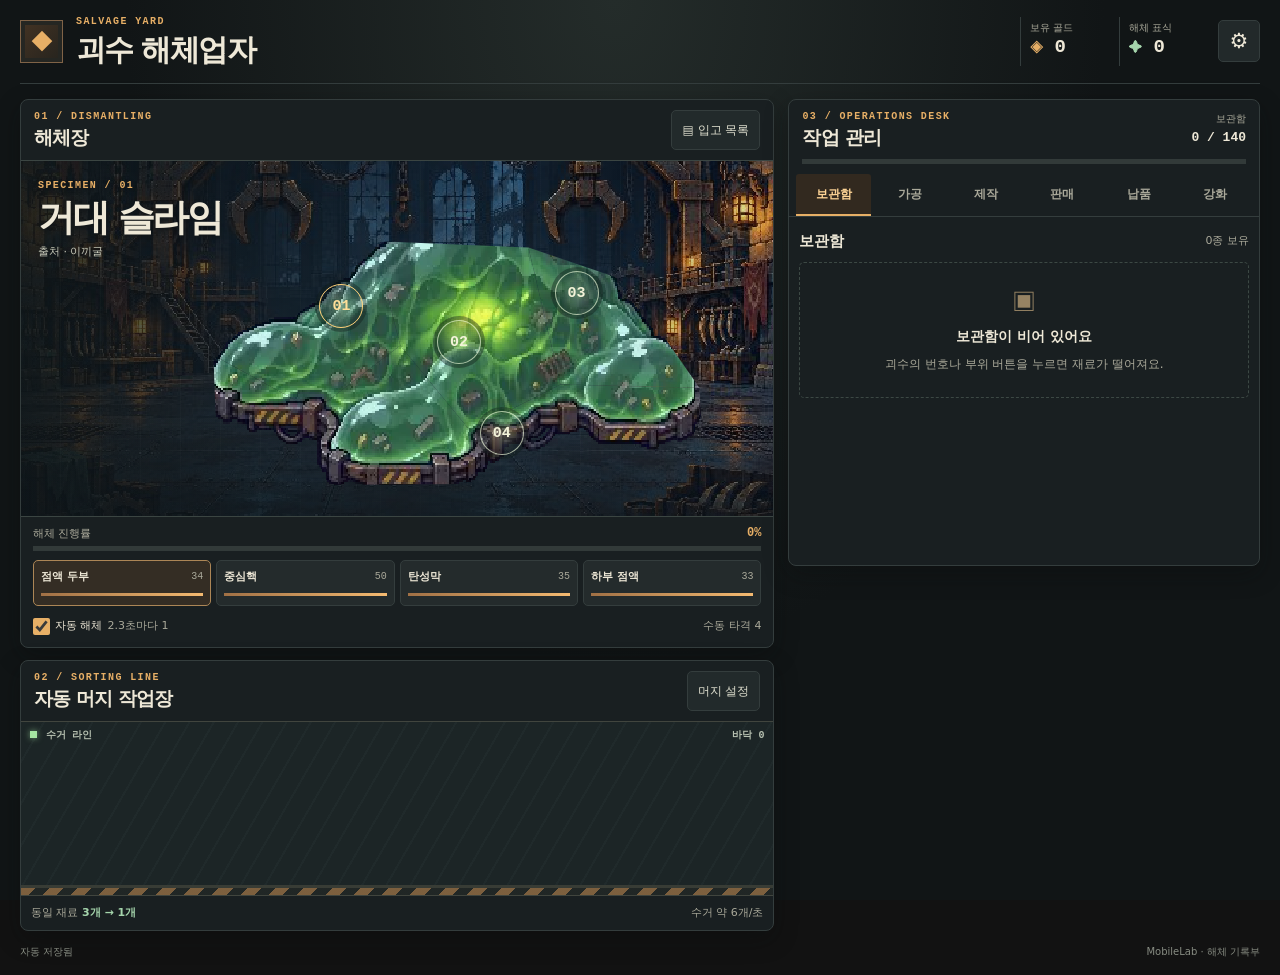
<file: index.html>
<!doctype html>
<html lang="ko">
<head>
  <meta charset="utf-8">
  <meta name="viewport" content="width=device-width, initial-scale=1">
  <meta name="theme-color" content="#121719">
  <title>괴수 해체업자</title>
  <style>
:root {
  color-scheme: dark;
  --paper: #eee8d7;
  --muted: #aaa99a;
  --faint: #878c82;
  --bg: #111516;
  --panel: #191f21;
  --panel-dark: #14191b;
  --line: #343d3d;
  --amber: #e7af66;
  --amber-dark: #32291f;
  --mint: #a5d5ac;
  --display: "Malgun Gothic", "Apple SD Gothic Neo", system-ui, sans-serif;
  --mono: ui-monospace, "Cascadia Mono", monospace;
}

* { box-sizing: border-box; }
[hidden] { display: none !important; }
body {
  margin: 0;
  min-width: 300px;
  min-height: 100vh;
  color: var(--paper);
  font: 14px/1.5 var(--display);
  background: radial-gradient(ellipse at 48% 0, #242c2a 0, var(--bg) 52%) fixed;
}
button, input, select { font: inherit; }
button, input[type=checkbox], select { touch-action: manipulation; }
button {
  min-height: 42px;
  border: 1px solid var(--line);
  border-radius: 5px;
  padding: 6px 11px;
  color: var(--paper);
  background: #252d2e;
  cursor: pointer;
}
button:hover:not(:disabled) { border-color: var(--amber); }
button:active:not(:disabled) { filter: brightness(1.2); }
button:disabled { opacity: .45; cursor: default; }
button:focus-visible, input:focus-visible, select:focus-visible { outline: 2px solid #ffd795; outline-offset: 2px; }
input[type=checkbox] { width: 17px; height: 17px; margin: 0; accent-color: var(--amber); vertical-align: middle; }
h1, h2, h3, h4, p { margin: 0; }
h1, h2, h3, h4 { font-weight: 750; }
strong { color: var(--paper); }
small, .muted { color: var(--muted); }
.eyebrow { font: 700 10px/1.35 var(--mono); letter-spacing: .14em; color: var(--amber); }
.primary { border-color: #ce9654; background: #e6ae66; color: #211a12; font-weight: 800; }
.primary:hover:not(:disabled) { background: #ffd08a; }
.secondary { min-height: 40px; padding-inline: 10px; background: #222a2b; font-size: 12px; color: #dfdfcf; white-space: nowrap; }
.danger { border-color: #8f514b; color: #ffc1b8; justify-self: start; }
.icon-button { min-width: 42px; padding: 0; font-size: 21px; background: #22292a; }

.masthead, .workspace, .site-footer { width: min(100% - 40px, 1260px); margin-inline: auto; }
.masthead { display: flex; justify-content: space-between; align-items: center; gap: 12px; min-height: 84px; border-bottom: 1px solid var(--line); }
.brand, .header-tools { display: flex; align-items: center; gap: 13px; }
.brand-mark {
  display: grid; place-items: center; width: 43px; height: 43px; border: 1px solid #806347;
  background: linear-gradient(135deg, #443323, #25231e); color: var(--amber);
  font: 22px var(--mono); box-shadow: inset 0 0 0 4px #252622; flex-shrink: 0;
}
.brand h1 { font-size: clamp(19px, 4.5vw, 30px); letter-spacing: -.055em; line-height: 1.2; white-space: nowrap; }
.brand .eyebrow { margin-bottom: 4px; }
.wallet { min-width: 86px; padding: 4px 9px; border-left: 1px solid var(--line); }
.wallet span, .bin-indicator span { display: block; color: var(--muted); font-size: 10px; line-height: 1.35; }
.wallet strong { font: 700 19px/1.45 var(--mono); white-space: nowrap; }
.wallet b { color: var(--amber); font-size: 13px; }
.wallet.permit b { color: var(--mint); }
.workspace { display: grid; grid-template-columns: minmax(0, 1.6fr) minmax(320px, 1fr); gap: 14px; margin-top: 15px; align-items: start; }
.floor { display: grid; gap: 12px; min-width: 0; }
.panel { min-width: 0; background: var(--panel); border: 1px solid var(--line); border-radius: 8px; box-shadow: 0 8px 24px #080c0c55; }
.panel-heading { display: flex; justify-content: space-between; align-items: center; gap: 10px; min-height: 59px; padding: 10px 13px; }
.panel-heading h2 { font-size: 19px; letter-spacing: -.045em; line-height: 1.25; margin-top: 2px; }
.scene {
  position: relative; overflow: hidden; isolation: isolate; min-height: 250px; aspect-ratio: 2.11;
  border-block: 1px solid #3b4542;
  background: linear-gradient(90deg, #101719e8, #121c2070 40%, #10191c25), var(--hangar-art, none) center 60% / cover, #202c30;
  image-rendering: pixelated;
}
.scene-grid {
  position: absolute; inset: 0; pointer-events: none;
  background: linear-gradient(transparent 72%, #0d1419a6), repeating-linear-gradient(90deg, transparent 0 39px, #aac0a506 39px 40px);
}
.scene-heading { position: absolute; top: 18px; left: 17px; z-index: 2; max-width: 52%; pointer-events: none; text-shadow: 0 2px 4px #101417; }
.scene-heading h3 { margin: 4px 0 1px; font-size: clamp(22px, 4.2vw, 37px); line-height: 1.15; letter-spacing: -.065em; }
.scene-heading span { color: #c9cbbb; font-size: 11px; }
.sprite-frame { position: absolute; inset: 6% 7% 2% 22%; }
.sprite-layer {
  position: absolute; inset: 0; width: 100%; height: 100%; object-fit: fill;
  transition: filter .18s, opacity .24s; pointer-events: none; image-rendering: pixelated;
}
.sprite-layer.hurt { filter: saturate(.65) brightness(.80); }
.sprite-layer.critical { filter: saturate(.38) brightness(.63) contrast(1.12); opacity: .88; }
.sprite-layer.flash { animation: impact-sprite .21s ease-out; }
.sprite-layer.gone { opacity: 0; }
@keyframes impact-sprite { 25% { filter: brightness(2.5) saturate(.42); transform: translate(4px, 1px); } 60% { transform: translate(-3px, 0); } }
.hotspot {
  position: absolute; transform: translate(-50%, -50%); min-width: 44px; min-height: 44px;
  padding: 0; border: 1px solid #e3eed1b3; border-radius: 50%;
  background: radial-gradient(circle, #d4e8b94d, #1b27284f 62%); color: #f3f3d9;
  font: 700 15px var(--mono); box-shadow: 0 0 0 4px #0f1b1a68; z-index: 1;
}
.hotspot[aria-pressed=true] { border-color: #ffcf78; color: #ffdf99; }
.hotspot:disabled { display: none; }
.done-overlay { position: absolute; z-index: 3; inset: 25% 17%; display: grid; place-content: center; justify-items: center; gap: 12px; background: #151d1de8; border: 1px solid #ad8955; border-radius: 6px; text-align: center; }
.done-overlay strong { font-size: 21px; color: #ffd593; }
.operation-controls { padding: 9px 12px 0; }
.progress-label { display: flex; justify-content: space-between; color: var(--muted); font-size: 11px; }
.progress-label strong { font: 700 12px var(--mono); color: var(--amber); }
progress { display: block; appearance: none; width: 100%; height: 5px; border: 0; background: #323a39; color: var(--amber); }
progress::-webkit-progress-bar { background: #323a39; }
progress::-webkit-progress-value { background: linear-gradient(90deg, #a07045, #f4ba71); }
progress::-moz-progress-bar { background: #e7af66; }
#salvage-progress { margin: 4px 0 9px; }
.parts-bar { display: grid; grid-template-columns: repeat(4, minmax(0, 1fr)); gap: 5px; }
.part-control {
  display: grid; grid-template-columns: 1fr auto; column-gap: 4px; align-items: center;
  min-height: 46px; text-align: left; padding: 4px 7px; background: #242b2c;
}
.part-control[aria-pressed=true] { border-color: #ac8656; background: #342d24; }
.part-control b { font-size: 11px; line-height: 1.2; overflow-wrap: anywhere; }
.part-control span { color: var(--muted); font: 10px var(--mono); }
.part-control progress { grid-column: 1/-1; height: 3px; }
.auto-bar { min-height: 41px; display: flex; align-items: center; justify-content: space-between; gap: 6px; color: var(--muted); font-size: 11px; }
.auto-bar label { display: flex; align-items: center; gap: 5px; min-height: 40px; color: var(--paper); }
.auto-bar label span { color: var(--muted); }
.conveyor { position: relative; overflow: hidden; border-block: 1px solid #41453e; background:
  linear-gradient(0deg, #161b1c 0 4%, #383c35 4% 6%, transparent 6%),
  repeating-linear-gradient(120deg, #1c2526 0 19px, #202a2b 19px 21px); }
.conveyor::after {
  content: ""; position: absolute; bottom: 0; left: 0; width: 100%; height: 7px; pointer-events: none;
  background: repeating-linear-gradient(135deg, #9d7549 0 10px, #242a28 10px 20px); opacity: .76;
}
.conveyor-readout { position: absolute; display: flex; justify-content: space-between; gap: 10px; inset: 6px 9px auto; color: #b6c0b0; pointer-events: none; font: 700 10px var(--mono); }
.lamp { display: inline-block; margin-right: 3px; width: 7px; height: 7px; background: #a5e5a1; box-shadow: 0 0 6px #a5e5a1a0; }
#workshop { display: block; width: 100%; height: clamp(113px, 15vw, 173px); image-rendering: pixelated; }
.merge-message { position: absolute; pointer-events: none; right: 9px; bottom: 13px; color: #fff0b9; background: #101a1acc; padding-inline: 5px; font-size: 11px; }
.sorting-status { padding: 4px 10px; min-height: 34px; display: flex; align-items: center; justify-content: space-between; gap: 4px; flex-wrap: wrap; color: var(--muted); font-size: 11px; }
.sorting-status strong { color: var(--mint); }
.sorting-status button { min-height: 30px; }

.desk { padding-bottom: 8px; }
.desk > progress { width: calc(100% - 26px); margin: 0 13px 10px; }
.bin-indicator { text-align: right; }
.bin-indicator strong { font: 700 13px var(--mono); }
.tabs { display: grid; grid-template-columns: repeat(6, minmax(0, 1fr)); gap: 2px; padding: 0 7px; border-bottom: 1px solid var(--line); }
.tabs button { min-width: 0; padding-inline: 1px; border: 0; border-bottom: 2px solid transparent; border-radius: 3px 3px 0 0; background: transparent; font-weight: 650; font-size: 12px; color: var(--muted); }
.tabs button[aria-current=true] { color: #ffd596; border-color: var(--amber); background: var(--amber-dark); }
#quest-badge { color: var(--mint); font-size: 9px; }
.desk-content { padding: 10px 10px 2px; max-height: 690px; min-height: 340px; overflow: auto; scrollbar-color: #6d6d57 #212829; }
.desk-head { display: flex; justify-content: space-between; align-items: center; gap: 6px; margin: 3px 0 9px; }
.desk-head h3 { font-size: 15px; }
.desk-head small { text-align: right; font-size: 11px; }
.empty { display: grid; place-content: center; gap: 8px; min-height: 136px; border: 1px dashed #3c4844; border-radius: 5px; text-align: center; padding: 13px; color: var(--muted); font-size: 12px; }
.empty strong { font-size: 14px; }
.empty-glyph { color: #968363; font: 24px var(--mono); }
.item-grid { display: grid; grid-template-columns: repeat(auto-fill, minmax(93px, 1fr)); gap: 5px; }
.item-tile { position: relative; display: grid; justify-items: center; align-content: center; gap: 3px; min-width: 0; min-height: 72px; text-align: center; background: #242d2e; padding: 6px 3px; border-color: #394442; }
.item-tile[aria-pressed=true] { background: #3b3025; border-color: var(--amber); }
.item-tile span:not(.item-icon) { line-height: 1.2; font-size: 11px; overflow-wrap: anywhere; }
.item-tile .item-count { position: absolute; top: 4px; right: 5px; color: var(--paper); font: 700 11px var(--mono); }
.item-icon { display: inline-block; flex: 0 0 auto; width: 26px; height: 26px; vertical-align: middle; image-rendering: pixelated; }
.item-icon img { display: block; width: 100%; height: 100%; image-rendering: pixelated; }
.item-inspect { display: flex; align-items: center; gap: 8px; padding: 8px; margin-top: 8px; border: 1px solid var(--line); border-radius: 5px; background: #151c1d; }
.item-inspect > div { flex: 1; min-width: 0; }
.item-inspect small { display: block; }
.item-inspect .item-icon { width: 31px; height: 31px; }
.item-inspect b { font-size: 13px; }
.sell-buttons { display: flex; gap: 4px; margin-top: 6px; }
.sell-buttons button { flex: 1; min-width: 0; font-size: 11px; }
.sell-buttons strong { display: block; color: var(--amber); font: 700 12px var(--mono); }
.sale-note { margin: 6px 0 8px; }
.station-strip { display: grid; grid-template-columns: repeat(4, minmax(0, 1fr)); gap: 4px; margin-bottom: 8px; }
.station-strip button { display: grid; justify-items: center; align-content: center; gap: 2px; padding: 3px 1px; font-size: 10px; min-height: 56px; line-height: 1.3; }
.station-strip button[aria-pressed=true] { border-color: var(--amber); color: #ffd596; background: #382c21; }
.station-sprite { display: inline-grid; place-items: center; width: 34px; height: 27px; flex: 0 0 auto; color: var(--amber); font-size: 20px; overflow: hidden; }
.station-sprite img { width: 100%; height: 100%; object-fit: contain; image-rendering: pixelated; }
.job-list { display: grid; gap: 5px; margin-bottom: 9px; }
.job { display: grid; grid-template-columns: auto 1fr auto; gap: 3px 6px; align-items: center; border: 1px solid #405649; padding: 4px 6px; color: var(--mint); font-size: 11px; background: #222f2b; }
.job progress { grid-column: 2/-1; height: 3px; }
.job .station-sprite { grid-row: 1/3; animation: station-hum .55s steps(2,end) infinite; }
@keyframes station-hum { 50% { filter: brightness(1.4); transform: translateY(-1px); } }
.cards { display: grid; gap: 6px; }
.card { padding: 8px; background: #21292a; border: 1px solid #3b4543; border-radius: 5px; }
.card.locked { background: #1c2223; }
.card-top { display: flex; align-items: center; justify-content: space-between; gap: 7px; }
.card-title { min-width: 0; display: flex; align-items: center; gap: 5px; }
.card-title h4 { font-size: 13px; overflow-wrap: anywhere; }
.card-title small { display: block; font-size: 10px; }
.card-action { flex-shrink: 0; min-height: 40px; font-size: 11px; }
.recipe-inputs { display: flex; gap: 4px; flex-wrap: wrap; margin-top: 6px; }
.chip { display: flex; align-items: center; gap: 3px; padding: 2px 4px; font-size: 10px; background: #171e1f; border-radius: 3px; color: #b7b6a6; }
.chip .item-icon { width: 16px; height: 16px; }
.chip.ready { color: #bae3b7; }
.quest-card { border-left: 2px solid #a78156; }
.quest-card .quest-reward { color: var(--amber); font: 700 12px var(--mono); white-space: nowrap; }
.quest-lines { display: grid; gap: 3px; margin: 6px 0; }
.quest-line { display: grid; grid-template-columns: auto minmax(0,1fr) auto auto; align-items: center; gap: 4px; font-size: 11px; border-bottom: 1px solid #343e3c; }
.quest-line .item-icon { width: 20px; height: 20px; }
.quest-line .ratio { white-space: nowrap; color: #c3d9c1; font: 700 11px var(--mono); }
.quest-line button { font-size: 10px; min-height: 35px; padding-inline: 5px; }
.quest-foot { display: flex; justify-content: space-between; align-items: center; gap: 5px; }
.quest-foot small { font-size: 10px; }
.upgrade-action { display: flex; gap: 4px; }
.upgrade-action button { min-width: 42px; }
.station-upgrade-head { margin-top: 13px; }
.site-footer { display: flex; justify-content: space-between; gap: 6px; color: var(--faint); font-size: 10px; margin-block: 13px 16px; }
.toast {
  z-index: 6; position: fixed; left: 50%; bottom: max(13px, env(safe-area-inset-bottom)); transform: translateX(-50%);
  max-width: calc(100% - 24px); width: max-content; padding: 8px 13px; text-align: center; pointer-events: none;
  border: 1px solid #bc965f; border-radius: 5px; background: #282b23f2; color: #ffdda2; box-shadow: 0 4px 15px #0008;
}
.toast.rise { animation: toast-in .24s ease-out; }
@keyframes toast-in { from { opacity: 0; bottom: 4px; } }

dialog { width: min(530px, calc(100% - 24px)); max-height: min(680px, 88vh); max-height: min(680px, 88dvh); margin: auto; padding: 0; border: 1px solid #747361; border-radius: 7px; background: #1b2324; color: var(--paper); box-shadow: 0 15px 45px #000a; }
dialog::backdrop { background: #0c1010ba; }
.dialog-header { position: sticky; top: 0; z-index: 1; display: flex; align-items: center; justify-content: space-between; gap: 8px; padding: 10px 12px; background: #232b2b; border-bottom: 1px solid #4f5550; }
.dialog-header h2 { font-size: 19px; }
.dialog-body { padding: 10px 12px; }
.dialog-body > .muted { font-size: 12px; margin-bottom: 8px; }
.settings { display: grid; gap: 8px; }
.settings label { display: flex; min-height: 42px; align-items: center; gap: 8px; padding: 3px 6px; border-bottom: 1px solid var(--line); }
.rule-row { display: grid; grid-template-columns: minmax(0, 1fr) auto auto; gap: 5px; align-items: center; padding: 5px 0; border-top: 1px solid var(--line); }
.rule-row label { display: flex; align-items: center; min-height: 42px; gap: 4px; font-size: 11px; }
.rule-row label:first-child { overflow-wrap: anywhere; font-size: 12px; }
.rule-row select, .rule-row input[type=number] { color: var(--paper); min-height: 38px; width: 49px; padding-inline: 2px; border: 1px solid #53605a; border-radius: 4px; background: #252f30; }
.registry-card { display: grid; grid-template-columns: 66px 1fr auto; align-items: center; gap: 6px; }
.registry-card > img { width: 66px; height: 45px; object-fit: contain; image-rendering: pixelated; }
.registry-card h3 { font-size: 14px; }
.registry-card p { color: var(--muted); font-size: 10px; }
.registry-card:not(:first-child) { margin-top: 6px; }
.registry-card small { display: block; font-size: 10px; }
.registry-card .met { color: var(--mint); }
.registry-card .secondary { white-space: normal; }

body.reduce-motion *, body.reduce-motion *::after { animation-duration: .01ms !important; transition-duration: .01ms !important; }
@media (prefers-reduced-motion: reduce) {
  *, *::after { animation-duration: .01ms !important; transition-duration: .01ms !important; }
}
@media (max-width: 830px) {
  .masthead, .workspace, .site-footer { width: min(100% - 20px, 650px); }
  .workspace { grid-template-columns: 1fr; gap: 10px; margin-top: 9px; }
  .floor { gap: 8px; }
  .masthead { min-height: 60px; }
  .desk-content { max-height: none; min-height: 170px; }
  .scene { min-height: 180px; }
}
@media (max-width: 490px) {
  .masthead, .workspace, .site-footer { width: calc(100% - 14px); }
  .brand, .header-tools { gap: 5px; }
  .brand-mark { width: 32px; height: 32px; font-size: 16px; }
  .brand .eyebrow { font-size: 8px; margin-bottom: 1px; }
  .wallet { min-width: 46px; padding-inline: 3px; }
  .wallet strong { font-size: 13px; }
  .wallet b { font-size: 9px; }
  .wallet span { font-size: 8px; }
  .masthead .icon-button { min-width: 37px; min-height: 41px; font-size: 18px; }
  .panel-heading { min-height: 50px; padding: 5px 9px; }
  .panel-heading h2 { font-size: 16px; }
  .eyebrow { font-size: 9px; }
  .scene-heading { top: 11px; left: 10px; }
  .scene-heading h3 { font-size: 20px; }
  .sprite-frame { inset: 12% 4% 2% 12%; }
  .operation-controls { padding-inline: 6px; }
  .part-control { padding-inline: 3px; }
  .part-control b { font-size: 10px; }
  .part-control span { font-size: 9px; }
  .auto-bar, .sorting-status { font-size: 10px; }
  .desk-content { padding-inline: 7px; }
}

.item-icon { background: var(--item-art, none) 0 0 / 1000% var(--atlas-height, 1200%) no-repeat; }
.station-sprite { background: var(--station-art, none) 0 0 / 200% 200% no-repeat; }
</style>
</head>
<body>
  <header class="masthead">
    <div class="brand">
      <div class="brand-mark" aria-hidden="true">◆</div>
      <div><p class="eyebrow">SALVAGE YARD</p><h1>괴수 해체업자</h1></div>
    </div>
    <div class="header-tools">
      <div class="wallet"><span>보유 골드</span><strong><b aria-hidden="true">◈</b> <output id="gold">0</output></strong></div>
      <div class="wallet permit"><span>해체 표식</span><strong><b aria-hidden="true">✦</b> <output id="seals">0</output></strong></div>
      <button type="button" id="settings-button" class="icon-button" aria-label="설정" title="설정">⚙</button>
    </div>
  </header>

  <main class="workspace">
    <div class="floor">
      <section class="panel operation" aria-labelledby="salvage-heading">
        <div class="panel-heading">
          <div><p class="eyebrow">01 / DISMANTLING</p><h2 id="salvage-heading">해체장</h2></div>
          <button id="registry-button" type="button" class="secondary"><span aria-hidden="true">▤</span> 입고 목록</button>
        </div>
        <div id="scene" class="scene">
          <div class="scene-grid" aria-hidden="true"></div>
          <div class="scene-heading"><p id="specimen" class="eyebrow"></p><h3 id="beast-name"></h3><span id="beast-zone"></span></div>
          <div id="sprite-frame" class="sprite-frame"></div>
          <div id="done-overlay" class="done-overlay" hidden>
            <strong>해체 완료</strong>
            <button type="button" class="primary" id="intake-button">같은 사체 입고</button>
          </div>
        </div>
        <div class="operation-controls">
          <div class="progress-label"><span>해체 진행률</span><strong id="salvage-percent">0%</strong></div>
          <progress id="salvage-progress" max="100" value="0" aria-label="해체 진행률"></progress>
          <div id="parts-bar" class="parts-bar" aria-label="해체 부위"></div>
          <div class="auto-bar">
            <label><input type="checkbox" id="auto-cut" checked> 자동 해체 <span id="auto-details"></span></label>
            <span id="hit-power"></span>
          </div>
        </div>
      </section>

      <section class="panel sorting" aria-labelledby="sorting-heading">
        <div class="panel-heading">
          <div><p class="eyebrow">02 / SORTING LINE</p><h2 id="sorting-heading">자동 머지 작업장</h2></div>
          <button type="button" class="secondary" id="rules-button" title="계열별 자동 머지 설정">머지 설정</button>
        </div>
        <div class="conveyor">
          <div class="conveyor-readout">
            <span><i class="lamp" aria-hidden="true"></i> 수거 라인</span>
            <span id="floor-count">바닥 0</span>
          </div>
          <canvas id="workshop" width="720" height="160" aria-hidden="true"></canvas>
          <div id="merge-message" class="merge-message" aria-hidden="true"></div>
        </div>
        <div class="sorting-status">
          <span>동일 재료 <strong>3개 → 1개</strong></span>
          <span id="collect-rate">수거 약 6개/초</span>
          <button type="button" id="sort-button" class="secondary" hidden>일괄 수거</button>
        </div>
      </section>
    </div>

    <section class="panel desk" aria-labelledby="desk-heading">
      <div class="panel-heading">
        <div><p class="eyebrow">03 / OPERATIONS DESK</p><h2 id="desk-heading">작업 관리</h2></div>
        <div class="bin-indicator"><span>보관함</span><strong id="stock-space">0 / 140</strong></div>
      </div>
      <progress id="stock-progress" max="140" value="0" aria-label="보관함 용량"></progress>
      <nav class="tabs" id="tabs" aria-label="작업 관리 메뉴">
        <button type="button" data-tab="inventory" aria-current="true">보관함</button>
        <button type="button" data-tab="process">가공</button>
        <button type="button" data-tab="craft">제작</button>
        <button type="button" data-tab="sell">판매</button>
        <button type="button" data-tab="quests">납품 <span id="quest-badge" hidden></span></button>
        <button type="button" data-tab="upgrades">강화</button>
      </nav>
      <div class="desk-content" id="desk-content"></div>
    </section>
  </main>

  <footer class="site-footer"><span id="save-status" role="status">자동 저장 준비</span><span>MobileLab · 해체 기록부</span></footer>
  <div id="toast" class="toast" role="status" aria-live="polite" hidden></div>

  <dialog id="registry-dialog">
    <div class="dialog-header"><div><p class="eyebrow">SPECIMEN REGISTRY</p><h2>괴수 입고 목록</h2></div><button type="button" class="icon-button" data-close aria-label="닫기">×</button></div>
    <div class="dialog-body" id="registry-list"></div>
  </dialog>
  <dialog id="rules-dialog">
    <div class="dialog-header"><div><p class="eyebrow">SORTING PROTOCOL</p><h2>자동 머지 설정</h2></div><button type="button" class="icon-button" data-close aria-label="닫기">×</button></div>
    <div class="dialog-body">
      <p class="muted">보존 수량은 각 계열의 1등급 재료에 적용됩니다. 상한 등급에서 머지가 멈춥니다.</p>
      <div id="rule-list"></div>
    </div>
  </dialog>
  <dialog id="settings-dialog">
    <div class="dialog-header"><div><p class="eyebrow">WORKSHOP SETTINGS</p><h2>설정</h2></div><button type="button" class="icon-button" data-close aria-label="닫기">×</button></div>
    <div class="dialog-body settings">
      <label><input id="sound-toggle" type="checkbox"> 효과음</label>
      <label><input id="motion-toggle" type="checkbox"> 애니메이션 줄이기</label>
      <label><input id="protect-toggle" type="checkbox"> 의뢰용 재료를 판매와 머지에서 보호</label>
      <button type="button" class="danger" id="reset-button">새 게임 시작</button>
    </div>
  </dialog>
  <noscript>괴수 해체업자를 플레이하려면 브라우저에서 JavaScript를 켜 주세요.</noscript>
<script>
const SALVAGE_EMBEDDED_ART = {"crab.webp":"[data-uri]","dragon.webp":"[data-uri]","hangar.jpg":"[data-uri]","icons.png":"[data-uri]","slime.webp":"[data-uri]","spider.webp":"[data-uri]","stations.png":"[data-uri]","whale.webp":"[data-uri]"};
</script>
<script>
'use strict';

const SALVAGE_DATA = (() => {
  const families = {};
  const items = {};
  const rarityNames = ['일반', '정제', '희귀', '특급', '전설', '순수'];
  const tierValues = [1, 3.45, 12, 41.5, 144, 500];
  const familyRows = [
    ['slime', '점액', 0, 3, '#a6db68', 'drop', 0],
    ['membrane', '탄성막', 0, 5, '#d5e590', 'hide'],
    ['slimeCore', '슬라임 핵', 0, 9, '#b8f358', 'core'],
    ['silk', '거미줄', 1, 5, '#c0bfd8', 'coil', 2],
    ['chitin', '외골격', 1, 7, '#9b91c4', 'plate', 8],
    ['venom', '독샘', 1, 12, '#bf8be6', 'drop'],
    ['fang', '송곳니', 1, 9, '#e1caad', 'fang', 10],
    ['shell', '갑각', 2, 8, '#ee9162', 'plate'],
    ['claw', '집게', 2, 11, '#cb6d48', 'fang'],
    ['pearl', '진주', 2, 17, '#f7d3ac', 'core', 15],
    ['fiber', '근육섬유', 2, 7, '#d48d78', 'coil', 9],
    ['scale', '비늘', 3, 11, '#df765f', 'plate', 11],
    ['bone', '용골', 3, 13, '#e0c5a8', 'fang'],
    ['horn', '뿔', 3, 17, '#c89275', 'fang', 12],
    ['wing', '피막', 3, 12, '#d58b79', 'hide'],
    ['heart', '심장', 3, 23, '#ff8c6e', 'core'],
    ['blubber', '지방', 4, 12, '#9bbeb0', 'drop'],
    ['baleen', '수염', 4, 14, '#a3bfdf', 'coil', 13],
    ['organ', '마력기관', 4, 29, '#7bf0e4', 'core', 14],
    ['tissue', '심해 조직', 4, 17, '#61bed3', 'hide'],
    ['mana', '마정석', 0, 3, '#91e7f6', 'crystal', null,
      ['마력 결정 가루', '마정석 결정 조각', '마정석', '응축 마정석', '마력 핵', '순수 마력 결정체']],
  ];

  function itemId(family, tier = 1) {
    return family + ':' + tier;
  }

  for (const [id, name, source, price, color, shape, sprite, names] of familyRows) {
    const tiers = names || [name, '정제 ' + name, '상급 ' + name, '완전한 ' + name];
    families[id] = { id, name, source, color, tiers };
    tiers.forEach((label, index) => {
      const tier = index + 1;
      const key = itemId(id, tier);
      items[key] = {
        id: key, name: label, family: id, tier, value: Math.ceil(price * tierValues[index]),
        color, shape, sprite: tier === 1 ? sprite : null, rarity: rarityNames[index],
      };
    });
  }

  const stations = {
    grinder: { name: '분쇄기', glyph: '▥', sprite: 0, baseCost: 150 },
    furnace: { name: '용광로', glyph: '♨', sprite: 1, baseCost: 170 },
    extractor: { name: '추출기', glyph: '◈', sprite: 2, baseCost: 145 },
    bench: { name: '직조·조립대', glyph: '✣', sprite: 3, baseCost: 160 },
  };

  const recipes = {};
  const recipeRows = [
    ['slimeGel', '점액 농축액', 'extractor', 1, 3200, '가공', 25, '#a6db68', 'flask', 0, [['slime:1', 4]]],
    ['manaFlux', '마력 정제제', 'furnace', 1, 4500, '가공', 35, '#94deed', 'flask', null, [['mana:2', 2]]],
    ['chitinDust', '외골격 가루', 'grinder', 1, 4300, '가공', 33, '#c2a7e4', 'powder', 4, [['chitin:1', 3]]],
    ['venomExtract', '독 추출물', 'extractor', 1, 4800, '가공', 48, '#bf8be6', 'flask', 1, [['venom:1', 2], ['mana:1', 2]]],
    ['temperedShell', '정제 갑각판', 'furnace', 2, 5700, '가공', 77, '#ef9468', 'plate', 8, [['shell:1', 3], ['manaFlux', 1]]],
    ['pearlPowder', '진주 가루', 'grinder', 2, 5100, '가공', 55, '#f3dfc9', 'powder', null, [['pearl:1', 2]]],
    ['boneDust', '가공 용골', 'grinder', 2, 6500, '가공', 122, '#e6cfac', 'powder', 4, [['bone:2', 2]]],
    ['scaleAlloy', '용비늘 합금', 'furnace', 2, 6900, '가공', 124, '#ec805f', 'plate', 11, [['scale:1', 4], ['manaFlux', 1]]],
    ['whaleOil', '심해 고래유', 'extractor', 2, 7100, '가공', 84, '#a3d4b7', 'flask', null, [['blubber:1', 4]]],
    ['abyssExtract', '심연 추출액', 'extractor', 3, 9000, '가공', 175, '#7bf0e4', 'flask', 14, [['organ:1', 3], ['tissue:1', 2]]],
    ['adhesive', '탄성 접착제', 'bench', 1, 4000, '제작', 40, '#b6d35d', 'flask', null, [['slimeGel', 1], ['mana:1', 2]]],
    ['sealKit', '밀폐 수리 키트', 'bench', 1, 4500, '제작', 65, '#c4cf86', 'kit', null, [['adhesive', 1], ['membrane:1', 2]]],
    ['signalFlare', '작업장 신호탄', 'bench', 1, 4600, '제작', 65, '#eeb568', 'can', null, [['slimeCore:1', 2], ['manaFlux', 1]]],
    ['poisonCoat', '독성 코팅제', 'bench', 1, 5000, '제작', 75, '#c898db', 'flask', 1, [['venomExtract', 1], ['slime:1', 3]]],
    ['rope', '강화 로프', 'bench', 1, 4800, '제작', 53, '#d3b588', 'coil', 2, [['silk:1', 4], ['membrane:1', 2]]],
    ['fangHook', '송곳니 인양 갈고리', 'bench', 1, 5300, '제작', 76, '#cebbad', 'fang', null, [['fang:1', 3], ['chitinDust', 1]]],
    ['shield', '갑각 방패', 'bench', 2, 6500, '제작', 139, '#df996f', 'shield', 3, [['temperedShell', 1], ['fiber:1', 4]]],
    ['pearlLamp', '진주 탐조등', 'bench', 2, 6300, '제작', 143, '#ffda9b', 'lamp', null, [['pearlPowder', 1], ['mana:3', 2]]],
    ['crabWinch', '집게 견인기', 'bench', 2, 6900, '제작', 123, '#da8f65', 'kit', null, [['claw:1', 3], ['rope', 1]]],
    ['dagger', '용골 단검', 'bench', 2, 7700, '제작', 370, '#e3c8a7', 'blade', 6, [['boneDust', 1], ['mana:4', 1]]],
    ['glider', '용막 활공구', 'bench', 2, 7500, '제작', 190, '#df8a6c', 'wing', null, [['wing:1', 4], ['scaleAlloy', 1]]],
    ['emberRelay', '용심 열중계기', 'bench', 2, 8800, '제작', 198, '#f4a46d', 'core', null, [['heart:1', 2], ['horn:1', 2], ['mana:3', 2]]],
    ['deepFuel', '심해 마력 연료', 'bench', 3, 9600, '제작', 630, '#75e5df', 'can', 7, [['whaleOil', 1], ['mana:5', 1]]],
    ['sonar', '심연 탐지기', 'bench', 3, 10300, '제작', 330, '#8ddced', 'lamp', null, [['abyssExtract', 1], ['baleen:1', 4], ['mana:3', 1]]],
    ['divingSuit', '심해 잠수복', 'bench', 3, 11200, '제작', 354, '#7ba7b2', 'shield', null, [['tissue:1', 4], ['sealKit', 1], ['pearlLamp', 1]]],
  ];
  for (const [id, name, station, level, time, kind, value, color, shape, sprite, inputs] of recipeRows) {
    items[id] = { id, name, value, color, shape, sprite, kind };
    recipes[id] = { id, station, level, time, kind, inputs, output: 1 };
  }

  function part(name, hp, x, y, w, h, common, uncommon, rare, polygon) {
    return { name, hp, x, y, w, h, polygon,
      drops: [[common, 1], [uncommon, 0.32], [rare, 0.12]] };
  }

  const beasts = [
    { id: 'slime', name: '거대 슬라임', zone: '이끼굴', color: '#a7da73', volume: 3, bounty: 35,
      gate: { gold: 0, clears: 0, seals: 0 },
      parts: [
        part('점액 두부', 34, 29, 38, 23, 32, 'slime', 'membrane', 'slimeCore', [[5,53],[14,30],[35,18],[40,50],[24,70]]),
        part('중심핵', 50, 51, 49, 23, 32, 'slime', 'slimeCore', 'membrane', [[35,18],[64,20],[70,62],[53,76],[40,50]]),
        part('탄성막', 35, 73, 34, 23, 31, 'membrane', 'slime', 'slimeCore', [[64,20],[82,30],[96,63],[70,62]]),
        part('하부 점액', 33, 59, 77, 31, 29, 'slime', 'membrane', 'slimeCore', [[5,53],[24,70],[40,50],[53,76],[70,62],[96,63],[97,92],[6,93]]),
      ] },
    { id: 'spider', name: '거대 거미', zone: '침묵의 수갱', color: '#b39ade', volume: 4, bounty: 75,
      gate: { gold: 950, clears: 10, seals: 7 },
      parts: [
        part('송곳니', 45, 25, 53, 22, 32, 'fang', 'venom', 'chitin', [[3,27],[38,33],[42,73],[12,79]]),
        part('외골격', 63, 52, 38, 22, 32, 'chitin', 'silk', 'fang', [[24,5],[71,7],[72,44],[38,33],[3,27]]),
        part('독샘', 50, 76, 53, 23, 35, 'venom', 'silk', 'chitin', [[71,7],[97,19],[98,80],[72,75],[72,44]]),
        part('방적돌기', 56, 54, 77, 27, 30, 'silk', 'chitin', 'venom', [[38,33],[72,44],[72,75],[98,80],[97,96],[12,96],[12,79],[42,73]]),
      ] },
    { id: 'crab', name: '거대 갑각수', zone: '녹슨 조간대', color: '#e8a26e', volume: 4, bounty: 125,
      gate: { gold: 1800, clears: 5, seals: 9 },
      parts: [
        part('거대 집게', 66, 23, 58, 24, 33, 'claw', 'shell', 'pearl', [[1,29],[35,38],[40,74],[12,92],[1,77]]),
        part('등갑', 94, 49, 33, 26, 33, 'shell', 'fiber', 'pearl', [[15,10],[72,10],[72,48],[35,38],[1,29]]),
        part('진주낭', 71, 75, 50, 23, 33, 'pearl', 'shell', 'fiber', [[72,10],[95,25],[99,77],[68,75],[72,48]]),
        part('보행근', 65, 52, 76, 27, 29, 'fiber', 'shell', 'claw', [[35,38],[72,48],[68,75],[99,77],[98,95],[12,96],[12,92],[40,74]]),
      ] },
    { id: 'dragon', name: '고대 드래곤', zone: '잿빛 산맥', color: '#e78670', volume: 5, bounty: 230,
      gate: { gold: 4400, clears: 5, seals: 15 },
      parts: [
        part('용두와 뿔', 103, 22, 55, 24, 35, 'horn', 'bone', 'scale', [[1,24],[29,22],[39,59],[29,90],[2,88]]),
        part('날개 피막', 126, 51, 26, 29, 31, 'wing', 'scale', 'bone', [[20,3],[75,4],[81,43],[61,48],[39,59],[29,22]]),
        part('심장과 흉갑', 158, 53, 62, 25, 34, 'scale', 'heart', 'bone', [[39,59],[61,48],[75,70],[68,95],[29,95],[29,90]]),
        part('꼬리 용골', 115, 78, 71, 22, 32, 'bone', 'scale', 'heart', [[75,4],[96,12],[98,94],[68,95],[75,70],[61,48],[81,43]]),
      ] },
    { id: 'whale', name: '심연의 고래', zone: '무광 해구', color: '#76d9d5', volume: 6, bounty: 390,
      gate: { gold: 9300, clears: 5, seals: 22 },
      parts: [
        part('수염과 턱', 164, 22, 54, 25, 37, 'baleen', 'blubber', 'organ', [[2,21],[31,17],[36,65],[29,90],[2,88]]),
        part('두꺼운 지방층', 201, 53, 33, 29, 32, 'blubber', 'tissue', 'organ', [[31,17],[70,13],[76,50],[59,60],[36,65]]),
        part('마력기관', 223, 51, 72, 26, 32, 'organ', 'tissue', 'blubber', [[36,65],[59,60],[76,50],[72,94],[29,90]]),
        part('꼬리 심해 조직', 177, 80, 58, 25, 36, 'tissue', 'blubber', 'organ', [[70,13],[97,10],[98,89],[72,94],[76,50]]),
      ] },
  ];

  const upgrades = {
    power: { name: '해체 해머', detail: '클릭 해체력 +2', base: 70, max: 18 },
    auto: { name: '자동 절단기', detail: '자동 해체 간격 감소 · 해체력 증가', base: 90, max: 12 },
    drops: { name: '분리 집게', detail: '타격당 기본 부산물 +1', base: 135, max: 8 },
    rare: { name: '정밀 탐침', detail: '희귀 부산물과 마정석 드롭 확률 증가', base: 165, max: 10 },
    merge: { name: '융합 자석', detail: '자동 머지 속도 증가', base: 110, max: 10 },
    capacity: { name: '적재 선반', detail: '보관함 용량 +100', base: 100, max: 16 },
    collect: { name: '수거 컨베이어', detail: '초당 자동 수거량 증가', base: 105, max: 10 },
    sort: { name: '일괄 정리기', detail: '빈 보관함으로 작업장 재료를 즉시 수거', base: 115, max: 1 },
    process: { name: '동력 증폭기', detail: '가공·제작 시간 단축', base: 155, max: 10 },
    slots: { name: '보조 작업대', detail: '동시 작업 슬롯 +1', base: 190, max: 4 },
  };

  const quests = [
    ['slimeSample', '연금술사 길드', '생점액 표본', 30, [['slime:1', 6]]],
    ['cutCrystal', '마도구 공방', '조명석 교체', 35, [['mana:2', 3]]],
    ['sticky', '왕국 기사단', '접착제 보급', 45, [['adhesive', 1]]],
    ['membraneSample', '왕립 학술원', '탄성막 시험', 36, [['membrane:1', 6]]],
    ['gelOrder', '연금술사 길드', '농축액 주문', 37, [['slimeGel', 2]]],
    ['campRepair', '왕국 기사단', '야영지 보수', 45, [['sealKit', 1], ['adhesive', 1]]],
    ['coreSample', '왕립 학술원', '핵의 구조', 44, [['slimeCore:2', 2]]],
    ['fluxOrder', '마도구 공방', '용접 보조제', 52, [['manaFlux', 1], ['mana:1', 3]]],
    ['flareOrder', '왕국 기사단', '야간 작업 신호', 50, [['signalFlare', 1]]],
    ['chitinSample', '왕립 학술원', '외골격 분류', 49, [['chitinDust', 2], ['fang:1', 4]]],
    ['ropeOrder', '왕국 기사단', '수갱용 밧줄', 65, [['rope', 2]]],
    ['venomOrder', '연금술사 길드', '독성 코팅 검사', 72, [['poisonCoat', 1], ['venomExtract', 1]]],
    ['hookOrder', '왕국 기사단', '수갱 인양 장비', 72, [['fangHook', 1], ['rope', 1]]],
    ['pearls', '마도구 공방', '광원 시제품', 90, [['pearlLamp', 1], ['pearl:1', 3]]],
    ['shellGear', '왕국 기사단', '갑각 장비 조달', 95, [['shield', 2], ['temperedShell', 1]]],
    ['winchOrder', '마도구 공방', '조간대 견인 시험', 95, [['crabWinch', 1]]],
    ['scaleSample', '왕립 학술원', '비늘의 온도', 100, [['scaleAlloy', 1], ['scale:2', 2]]],
    ['dragonGear', '왕국 기사단', '산맥 원정 장비', 150, [['dagger', 1], ['glider', 1]]],
    ['relayOrder', '마도구 공방', '용심 발열 실험', 130, [['emberRelay', 1]]],
    ['oilOrder', '연금술사 길드', '심해 정제 시료', 180, [['whaleOil', 2], ['abyssExtract', 1]]],
    ['deepOrder', '마도구 공방', '해구 관측소 재가동', 240, [['deepFuel', 1], ['sonar', 1]]],
    ['suitOrder', '왕립 학술원', '유인 잠수 조사', 220, [['divingSuit', 1], ['whaleOil', 1]]],
  ].map(([id, client, name, bonus, needs], index) => ({
    id, client, name, needs, bonus, seals: 1, points: index % 3 === 2 ? 1 : 0,
  }));

  function assetUrl(name) {
    if (typeof SALVAGE_EMBEDDED_ART !== 'undefined' && Object.hasOwn(SALVAGE_EMBEDDED_ART, name)) {
      return SALVAGE_EMBEDDED_ART[name];
    }
    return 'assets/' + name;
  }

  return { families, items, recipes, beasts, stations, upgrades, quests, itemId, assetUrl };
})();

if (typeof module === 'object' && module.exports) module.exports = SALVAGE_DATA;
</script>
<script>
'use strict';

const SALVAGE_GAME = (() => {
  const data = typeof SALVAGE_DATA === 'undefined' ? require('./data.js') : SALVAGE_DATA;
  const { beasts, items, families, recipes, quests, upgrades, stations, itemId } = data;
  const saveVersion = 1;
  const saveKey = 'mobileLab.salvage';
  const safeLimit = 1_000_000_000;
  const sum = values => values.reduce((total, value) => total + value, 0);
  const count = (record, id) => record[id] || 0;
  const number = (value, fallback = 0, max = safeLimit) =>
    Number.isFinite(value) ? Math.min(max, Math.max(0, Math.floor(value))) : fallback;
  const questById = Object.fromEntries(quests.map(quest => [quest.id, quest]));
  const capacity = state => 140 + 100 * state.upgrades.capacity;
  const slots = state => 1 + state.upgrades.slots;
  const hitPower = state => 4 + 2 * state.upgrades.power;
  const autoInterval = state => Math.max(480, Math.round(2300 * 0.87 ** state.upgrades.auto));
  const autoPower = state => 1 + state.upgrades.auto;
  const mergeInterval = state => Math.max(110, Math.round(640 * 0.82 ** state.upgrades.merge));
  const collectRate = state => 6 + 4 * state.upgrades.collect;
  const jobTime = (state, id) => Math.max(900, Math.round(recipes[id].time * 0.87 ** state.upgrades.process));
  const upgradeCost = (id, level) => Math.round(upgrades[id].base * 1.56 ** level);
  const stationCost = (id, level) => Math.round(stations[id].baseCost * 2.25 ** (level - 1));
  const reward = quest => quest.bonus + sum(quest.needs.map(([id, qty]) => Math.ceil(items[id].value * qty * 1.7)));
  const storageUsed = state => sum(Object.values(state.stock));
  const looseCount = state => sum(Object.values(state.loose));
  const totalHp = beast => sum(beast.parts.map(part => part.hp));

  function initialState(now = Date.now()) {
    return {
      version: saveVersion, savedAt: now, gold: 0, stock: {}, loose: {}, unlocked: 0, beast: 0,
      hp: beasts[0].parts.map(part => part.hp), clears: beasts.map(() => 0), focus: 0,
      upgrades: Object.fromEntries(Object.keys(upgrades).map(id => [id, 0])),
      stations: Object.fromEntries(Object.keys(stations).map(id => [id, 1])),
      rules: Object.fromEntries(Object.values(families).map(family => [family.id, {
        enabled: true, cap: family.tiers.length,
        reserve: family.id === 'slime' || family.id === 'membrane' ? 6 : 4,
      }])),
      jobs: [], quests: [], questCursor: 0, seals: 0, points: 0, fulfilled: 0,
      settings: { auto: true, sound: true, reduced: false, protect: true },
    };
  }

  function canSource(state, id, ancestors = new Set()) {
    const item = items[id];
    if (!item || ancestors.has(id)) return false;
    if (item.family) return families[item.family].source <= state.unlocked;
    const recipe = recipes[id];
    if (!recipe || state.stations[recipe.station] < recipe.level) return false;
    const path = new Set(ancestors).add(id);
    return recipe.inputs.every(([material]) => canSource(state, material, path));
  }

  function fillQuests(state) {
    const eligible = quests.filter(quest => quest.needs.every(([id]) => canSource(state, id)));
    while (state.quests.length < 3 && state.quests.length < eligible.length) {
      for (let offset = 0; offset < quests.length; offset += 1) {
        const index = (state.questCursor + offset) % quests.length;
        const quest = quests[index];
        if (!eligible.includes(quest) || state.quests.some(active => active.id === quest.id)) continue;
        state.quests.push({ id: quest.id, delivered: {} });
        state.questCursor = (index + 1) % quests.length;
        break;
      }
    }
  }

  function restore(raw, now = Date.now()) {
    const state = initialState(now);
    if (!raw || typeof raw !== 'object' || Array.isArray(raw) || raw.version !== saveVersion) {
      fillQuests(state);
      return state;
    }
    for (const key of ['gold', 'seals', 'points', 'fulfilled']) state[key] = number(raw[key]);
    state.questCursor = number(raw.questCursor, 0, quests.length - 1);
    state.unlocked = number(raw.unlocked, 0, beasts.length - 1);
    state.beast = number(raw.beast, 0, state.unlocked);
    state.hp = beasts[state.beast].parts.map((part, index) => number(raw.hp?.[index], part.hp, part.hp));
    state.focus = number(raw.focus, 0, state.hp.length - 1);
    state.clears = beasts.map((_, index) => number(raw.clears?.[index]));
    for (const key of ['stock', 'loose']) {
      for (const id of Object.keys(items)) {
        const qty = number(raw[key]?.[id]);
        if (qty) state[key][id] = qty;
      }
    }
    for (const [id, upgrade] of Object.entries(upgrades)) state.upgrades[id] = number(raw.upgrades?.[id], 0, upgrade.max);
    for (const id of Object.keys(stations)) state.stations[id] = Math.max(1, number(raw.stations?.[id], 1, 3));
    for (const [id, rule] of Object.entries(state.rules)) {
      const saved = raw.rules?.[id];
      rule.enabled = typeof saved?.enabled === 'boolean' ? saved.enabled : rule.enabled;
      rule.cap = Math.max(1, number(saved?.cap, rule.cap, families[id].tiers.length));
      rule.reserve = number(saved?.reserve, rule.reserve, 999);
    }
    for (const key of Object.keys(state.settings)) {
      if (typeof raw.settings?.[key] === 'boolean') state.settings[key] = raw.settings[key];
    }
    if (Array.isArray(raw.jobs)) {
      for (const job of raw.jobs.slice(0, slots(state))) {
        if (!Object.hasOwn(recipes, job?.id) || !Number.isFinite(job.end)) continue;
        const duration = jobTime(state, job.id);
        const end = Math.min(now + duration, Math.max(0, job.end));
        const start = Number.isFinite(job.start) && job.start < end ? Math.max(end - recipes[job.id].time, job.start) : end - duration;
        state.jobs.push({ id: job.id, start, end });
      }
    }
    if (Array.isArray(raw.quests)) {
      for (const active of raw.quests) {
        const quest = Object.hasOwn(questById, active?.id) ? questById[active.id] : null;
        if (!quest || state.quests.some(entry => entry.id === quest.id) || state.quests.length >= 3) continue;
        if (!quest.needs.every(([id]) => canSource(state, id))) continue;
        const delivered = Object.fromEntries(quest.needs.map(([id, qty]) => [id, number(active.delivered?.[id], 0, qty)]));
        state.quests.push({ id: quest.id, delivered });
      }
    }
    state.savedAt = number(raw.savedAt, now, now);
    fillQuests(state);
    return state;
  }

  function reserved(state, id) {
    if (!state.settings.protect) return 0;
    return sum(state.quests.map(active => {
      const need = questById[active.id].needs.find(([item]) => item === id);
      return need ? Math.max(0, need[1] - count(active.delivered, id)) : 0;
    }));
  }

  function availableToSell(state, id) {
    return Math.max(0, count(state.stock, id) - reserved(state, id));
  }

  function canStart(state, id) {
    const recipe = Object.hasOwn(recipes, id) ? recipes[id] : null;
    return !!recipe && canSource(state, id) && state.jobs.length < slots(state)
      && recipe.inputs.every(([material, qty]) => count(state.stock, material) >= qty);
  }

  function gateStatus(state, index) {
    const beast = beasts[index];
    if (!beast) return null;
    const gate = beast.gate;
    const clears = index > 0 ? state.clears[index - 1] : 0;
    return { gate, clears, ready: index === state.unlocked + 1 && state.gold >= gate.gold && clears >= gate.clears && state.seals >= gate.seals };
  }

  function create({ raw, now = Date.now(), random = Math.random, emit = () => {}, changed = () => {} } = {}) {
    const state = restore(raw, now);
    let nextAuto = now + autoInterval(state);
    let nextMerge = now + 440;
    let nextCollect = now + 330;
    let mergeCursor = 0;
    let collectCursor = 0;

    function add(record, id, qty) {
      const updated = count(record, id) + qty;
      if (updated > 0) record[id] = updated;
      else delete record[id];
    }

    function deposit(drops, event) {
      for (const [id, qty] of Object.entries(drops)) add(state.loose, id, qty);
      if (event) emit({ ...event, drops });
    }

    function strike(index, automatic = false) {
      const beast = beasts[state.beast];
      const part = beast.parts[index];
      if (!part || !state.hp[index]) return false;
      const damage = automatic ? autoPower(state) : hitPower(state);
      state.hp[index] = Math.max(0, state.hp[index] - damage);
      state.focus = index;
      const broken = state.hp[index] === 0;
      const drops = {};
      const amount = automatic ? Math.max(1, Math.floor((beast.volume + state.upgrades.drops) / 2)) : beast.volume + state.upgrades.drops;
      const rarity = state.upgrades.rare * 0.025;
      for (const [family, chance] of part.drops) {
        if (chance < 1 && random() >= chance + rarity) continue;
        const qty = chance === 1 ? amount + Math.floor(random() * 2) : 1 + Math.floor(amount / 4);
        add(drops, itemId(family), qty);
      }
      if (random() < 0.55 + rarity) add(drops, itemId('mana'), 1 + Math.floor(amount / 3));
      if (random() < 0.045 + rarity / 3) add(drops, itemId('mana', 2), 1);
      if (broken) {
        add(drops, itemId(part.drops[0][0]), 10 + beast.volume + state.upgrades.drops);
        add(drops, itemId(part.drops[1][0]), 3 + Math.floor(beast.volume / 2));
        add(drops, itemId(part.drops[2][0]), 1);
        add(drops, itemId('mana'), 4 + beast.volume);
      }
      deposit(drops, { type: 'hit', index, automatic, broken, damage });
      if (!state.hp.some(Boolean)) {
        state.clears[state.beast] += 1;
        state.gold += beast.bounty;
        emit({ type: 'clear', gold: beast.bounty });
      }
      changed();
      return true;
    }

    function intake(index = state.beast) {
      if (index < 0 || index > state.unlocked || !beasts[index] || state.hp.some(Boolean)) return false;
      state.beast = index;
      state.hp = beasts[index].parts.map(part => part.hp);
      state.focus = 0;
      emit({ type: 'intake' });
      changed();
      return true;
    }

    function unlock(index) {
      if (!gateStatus(state, index)?.ready) return false;
      state.gold -= beasts[index].gate.gold;
      state.unlocked = index;
      fillQuests(state);
      emit({ type: 'unlock', name: beasts[index].name });
      changed();
      return true;
    }

    function merge(id) {
      const item = items[id];
      const rule = state.rules[item?.family];
      if (!rule?.enabled || item.tier >= rule.cap) return false;
      const hold = Math.max(item.tier === 1 ? rule.reserve : 0, reserved(state, id));
      const loose = count(state.loose, id);
      if (count(state.stock, id) + loose < hold + 3) return false;
      const fromFloor = Math.min(loose, 3);
      add(state.loose, id, -fromFloor);
      add(state.stock, id, fromFloor - 3);
      const output = itemId(item.family, item.tier + 1);
      add(state.loose, output, 1);
      emit({ type: 'merge', id, output, loose: fromFloor });
      return true;
    }

    function autoMerge() {
      const candidates = Object.keys(state.loose).concat(Object.keys(state.stock).filter(id => !count(state.loose, id)));
      if (!candidates.length) return false;
      for (let offset = 0; offset < candidates.length; offset += 1) {
        const index = (mergeCursor + offset) % candidates.length;
        if (!merge(candidates[index])) continue;
        mergeCursor = index + 1;
        return true;
      }
      return false;
    }

    function collect(limit) {
      let room = Math.min(limit, capacity(state) - storageUsed(state));
      const ids = Object.keys(state.loose);
      if (room <= 0 || !ids.length) return false;
      const moved = {};
      for (let offset = 0; offset < ids.length && room > 0; offset += 1) {
        const index = (collectCursor + offset) % ids.length;
        const id = ids[index];
        const quota = limit === Infinity ? room : Math.ceil(room / (ids.length - offset));
        const qty = Math.min(count(state.loose, id), quota);
        add(state.loose, id, -qty);
        add(state.stock, id, qty);
        moved[id] = qty;
        room -= qty;
      }
      collectCursor = (collectCursor + 1) % ids.length;
      emit({ type: 'collect', moved });
      return true;
    }

    function sort() {
      if (!state.upgrades.sort || !collect(Infinity)) return false;
      changed();
      return true;
    }

    function start(id, time = Date.now()) {
      if (!canStart(state, id)) return false;
      for (const [material, qty] of recipes[id].inputs) add(state.stock, material, -qty);
      state.jobs.push({ id, start: time, end: time + jobTime(state, id) });
      emit({ type: 'jobStart', id });
      changed();
      return true;
    }

    function finish(time) {
      const done = state.jobs.filter(job => job.end <= time);
      if (!done.length) return false;
      state.jobs = state.jobs.filter(job => job.end > time);
      for (const job of done) deposit({ [job.id]: recipes[job.id].output }, { type: 'jobDone', id: job.id });
      return true;
    }

    function sell(id, requested) {
      if (!Object.hasOwn(items, id) || (requested !== Infinity && !Number.isSafeInteger(requested))) return false;
      const qty = Math.min(requested, availableToSell(state, id));
      if (qty <= 0) return false;
      const gold = qty * items[id].value;
      add(state.stock, id, -qty);
      state.gold += gold;
      emit({ type: 'sale', id, qty, gold });
      changed();
      return true;
    }

    function deliver(questId, item = null, requested = Infinity) {
      const active = state.quests.find(entry => entry.id === questId);
      if (!active || (requested !== Infinity && (!Number.isSafeInteger(requested) || requested < 1))) return false;
      const quest = questById[questId];
      let delivered = false;
      for (const [id, need] of quest.needs) {
        if (item !== null && id !== item) continue;
        const qty = Math.min(need - count(active.delivered, id), count(state.stock, id), requested);
        if (qty <= 0) continue;
        add(state.stock, id, -qty);
        add(active.delivered, id, qty);
        delivered = true;
      }
      if (quest.needs.every(([id, need]) => count(active.delivered, id) === need)) {
        state.quests = state.quests.filter(entry => entry !== active);
        const gold = reward(quest);
        state.gold += gold;
        state.seals += quest.seals;
        state.points += quest.points;
        state.fulfilled += 1;
        fillQuests(state);
        emit({ type: 'quest', id: questId, gold, points: quest.points });
        delivered = true;
      } else if (delivered) {
        emit({ type: 'delivery' });
      }
      if (delivered) changed();
      return delivered;
    }

    function buy(id, usePoint = false) {
      if (!Object.hasOwn(upgrades, id)) return false;
      const level = state.upgrades[id];
      const cost = upgradeCost(id, level);
      if (level >= upgrades[id].max || (usePoint ? !state.points : state.gold < cost)) return false;
      if (usePoint) state.points -= 1;
      else state.gold -= cost;
      state.upgrades[id] += 1;
      emit({ type: 'upgrade', name: upgrades[id].name });
      changed();
      return true;
    }

    function improveStation(id) {
      if (!Object.hasOwn(stations, id)) return false;
      const level = state.stations[id];
      const cost = stationCost(id, level);
      if (level >= 3 || state.gold < cost) return false;
      state.gold -= cost;
      state.stations[id] += 1;
      fillQuests(state);
      emit({ type: 'upgrade', name: stations[id].name });
      changed();
      return true;
    }

    function setRule(id, key, value) {
      if (!Object.hasOwn(state.rules, id)) return false;
      const rule = state.rules[id];
      if (key === 'enabled') rule.enabled = !!value;
      else if (key === 'cap') rule.cap = Math.max(1, number(value, rule.cap, families[id].tiers.length));
      else if (key === 'reserve') rule.reserve = number(value, rule.reserve, 999);
      else return false;
      changed();
      return true;
    }

    function setOption(key, value) {
      if (!Object.hasOwn(state.settings, key)) return false;
      state.settings[key] = !!value;
      changed();
      return true;
    }

    function tick(time = Date.now()) {
      let dirty = finish(time);
      if (time >= nextAuto) {
        nextAuto = time + autoInterval(state);
        const target = state.hp[state.focus] ? state.focus : state.hp.findIndex(Boolean);
        if (state.settings.auto && target >= 0) strike(target, true);
      }
      if (time >= nextMerge) {
        nextMerge = time + mergeInterval(state);
        // Several families can be active at once. Limit the work per tick.
        for (let batch = 0; batch < 3 && autoMerge(); batch += 1) dirty = true;
      }
      if (time >= nextCollect) {
        nextCollect = time + 500;
        dirty = collect(Math.ceil(collectRate(state) / 2)) || dirty;
      }
      if (dirty) changed();
    }

    function serialize(time = Date.now()) {
      state.savedAt = time;
      return JSON.stringify(state);
    }

    return { state, strike, intake, unlock, tick, sort, start, sell, deliver, buy, improveStation, setRule, setOption, serialize };
  }

  return { create, saveKey, saveVersion, capacity, slots, hitPower, autoInterval, autoPower, mergeInterval, collectRate,
    jobTime, upgradeCost, stationCost, storageUsed, looseCount, totalHp, canSource, canStart, reserved, availableToSell,
    gateStatus, reward, questById, count };
})();

if (typeof module === 'object' && module.exports) module.exports = SALVAGE_GAME;
</script>
<script>
'use strict';

const SALVAGE_EFFECTS = (() => {
  const { items, assetUrl } = SALVAGE_DATA;
  const spritePositions = Object.fromEntries(Object.keys(items).map((id, index) => [id, [index % 10, Math.floor(index / 10)]]));
  const rows = Math.ceil(Object.keys(items).length / 10);
  const random = (min, max) => min + Math.random() * (max - min);
  const limit = 110;
  const pixel = 24;

  function icon(id) {
    const [column, row] = spritePositions[id];
    return '<span class="item-icon" aria-hidden="true" style="--atlas-height:' + (rows * 100) + '%;background-position:' +
      (column * 100 / 9) + '% ' + (row * 100 / (rows - 1)) + '%"></span>';
  }

  function create(canvas, reduced) {
    const ctx = canvas.getContext('2d');
    const art = new Image();
    art.src = assetUrl('icons.png');
    let pieces = [];
    let sparks = [];
    let frame = 0;
    let last = 0;
    let width = canvas.width;
    let height = canvas.height;
    let audio;
    let lastHit = 0;
    let lastMerge = 0;

    function resize() {
      width = Math.max(1, Math.round(canvas.clientWidth));
      height = Math.max(1, Math.round(canvas.clientHeight));
      const scale = Math.min(2, window.devicePixelRatio || 1);
      canvas.width = Math.round(width * scale);
      canvas.height = Math.round(height * scale);
      if (!ctx) return;
      ctx.setTransform(canvas.width / width, 0, 0, canvas.height / height, 0, 0);
      ctx.imageSmoothingEnabled = false;
      for (const piece of pieces) piece.x = Math.min(width - 10, Math.max(10, piece.x));
      draw();
    }
    new ResizeObserver(resize).observe(canvas);
    resize();

    function sprite(id, x, y, size) {
      if (art.complete && art.naturalWidth) {
        const [column, row] = spritePositions[id];
        ctx.drawImage(art, column * pixel, row * pixel, pixel, pixel,
          Math.round(x - size / 2), Math.round(y - size / 2), size, size);
      } else {
        ctx.fillStyle = items[id].color;
        ctx.fillRect(Math.round(x - 3), Math.round(y - 3), 6, 6);
      }
    }

    function draw() {
      if (!ctx) return;
      ctx.clearRect(0, 0, width, height);
      for (const piece of pieces) {
        const tier = items[piece.id].tier || 2;
        if (tier > 1) {
          ctx.globalAlpha = piece.alpha * Math.min(0.34, 0.11 + tier * 0.04);
          ctx.fillStyle = items[piece.id].color;
          ctx.fillRect(Math.round(piece.x - piece.size / 2), Math.round(piece.y - 2), piece.size, 4);
        }
        ctx.globalAlpha = piece.alpha;
        sprite(piece.id, piece.x, piece.y, piece.size);
      }
      for (const spark of sparks) {
        ctx.globalAlpha = spark.ttl / spark.life;
        ctx.fillStyle = spark.color;
        ctx.fillRect(Math.round(spark.x), Math.round(spark.y), spark.size, spark.size);
      }
      ctx.globalAlpha = 1;
    }

    function animate(now) {
      frame = 0;
      const dt = last ? Math.min(2, (now - last) / (1000 / 60)) : 1;
      last = now;
      const compact = reduced();
      const floor = height - 17;
      for (let index = 0; index < pieces.length; index += 1) {
        const piece = pieces[index];
        piece.life -= dt;
        if (piece.target) {
          piece.x += (piece.target.x - piece.x) * Math.min(1, dt * 0.18);
          piece.y += (piece.target.y - piece.y) * Math.min(1, dt * 0.18);
          piece.alpha = Math.min(1, piece.life / 10);
          continue;
        }
        if (compact) {
          piece.y = floor;
        } else {
          piece.x += piece.vx * dt;
          piece.y += piece.vy * dt;
          piece.vy += 0.40 * dt;
          if (piece.x < 9 || piece.x > width - 9) {
            piece.x = Math.max(9, Math.min(width - 9, piece.x));
            piece.vx *= -0.62;
          }
          if (piece.y >= floor) {
            piece.y = floor;
            piece.vy = Math.abs(piece.vy) < 1.15 ? 0 : -piece.vy * 0.42;
            piece.vx *= 0.82;
            for (let otherIndex = Math.max(0, index - 9); otherIndex < index; otherIndex += 1) {
              const other = pieces[otherIndex];
              const delta = piece.x - other.x;
              if (other.target || Math.abs(piece.y - other.y) > 10 || Math.abs(delta) > 12) continue;
              const push = Math.sign(delta || 1) * 0.22 * dt;
              piece.vx += push;
              other.vx -= push;
            }
          }
        }
        piece.alpha = Math.min(1, piece.life / 24);
      }
      for (const spark of sparks) {
        spark.ttl -= dt;
        spark.x += spark.vx * dt;
        spark.y += spark.vy * dt;
        spark.vy += 0.16 * dt;
      }
      pieces = pieces.filter(piece => piece.life > 0);
      sparks = sparks.filter(spark => spark.ttl > 0);
      draw();
      if (pieces.length || sparks.length) frame = requestAnimationFrame(animate);
      else last = 0;
    }

    function run() {
      if (ctx && !frame) frame = requestAnimationFrame(animate);
    }

    function add(id, x, y, overrides = {}) {
      if (pieces.length >= limit) pieces.shift();
      const compact = reduced();
      pieces.push({
        id, x, y: compact ? height - 18 : y, vx: random(-4.8, 4.8), vy: random(-2, 1.5),
        size: (items[id].tier || 2) > 2 ? 22 : 19, alpha: 1, life: compact ? 42 : random(195, 440),
        ...overrides,
      });
      return pieces[pieces.length - 1];
    }

    function burst(x, y, color, count) {
      const compact = reduced();
      for (let index = 0; index < (compact ? Math.min(4, count) : count); index += 1) {
        const life = compact ? 11 : random(14, 33);
        sparks.push({
          x, y, color, life, ttl: life, size: random(1, 4),
          vx: compact ? 0 : random(-3, 3), vy: compact ? 0 : random(-4, 1),
        });
      }
      if (sparks.length > 120) sparks = sparks.slice(-120);
    }

    function drop(drops, origin = 0.52) {
      const x = width * origin;
      let budget = reduced() ? 10 : 32;
      for (const [id, qty] of Object.entries(drops)) {
        const shown = Math.min(qty, budget);
        for (let index = 0; index < shown; index += 1) add(id, x + random(-24, 24), random(-18, 15));
        budget -= shown;
      }
      burst(x, 21, '#ffd694', 7);
      run();
    }

    function merge(id, output) {
      const nearby = pieces.filter(piece => piece.id === id && !piece.target);
      const pivot = nearby.find(piece => piece.y > height * 0.55) || nearby[0];
      const x = Math.min(width - 24, Math.max(24, pivot?.x || random(width * 0.22, width * 0.76)));
      const y = height - 31;
      nearby.sort((a, b) => Math.abs(a.x - x) - Math.abs(b.x - x));
      if (reduced()) {
        for (const piece of nearby.slice(0, 3)) piece.life = 0;
        add(output, x, y);
        burst(x, y, items[output].color, 7);
      } else {
        for (let index = 0; index < 3; index += 1) {
          const piece = nearby[index] || add(id, x + (index - 1) * 23, y + 7);
          piece.target = { x, y };
          piece.life = 13;
        }
        setTimeout(() => {
          add(output, x, y, { vx: random(-1, 1), vy: -3, size: 25 });
          burst(x, y, items[output].color, 16 + 3 * items[output].tier);
          run();
        }, 205);
      }
      run();
    }

    function collect(moved) {
      for (const [id, qty] of Object.entries(moved)) {
        const available = pieces.filter(piece => piece.id === id && !piece.target && piece.y > height * 0.52);
        for (const piece of available.slice(0, Math.min(qty, 12))) {
          if (reduced()) piece.life = 0;
          else {
            piece.target = { x: width - 10, y: height - 18 };
            piece.life = 21;
          }
        }
      }
      if (pieces.length) run();
    }

    function arm() {
      if (audio?.state === 'running') return;
      try {
        const AudioContext = window.AudioContext || window.webkitAudioContext;
        if (!audio && AudioContext) audio = new AudioContext();
        if (audio?.state === 'suspended') audio.resume().catch(() => {});
      } catch {
        // The workshop remains playable without audio support.
      }
    }

    function sound(type, tier = 1) {
      if (!audio || audio.state !== 'running') return;
      const now = performance.now();
      if (type === 'hit' && now - lastHit < 65) return;
      if (type === 'merge' && now - lastMerge < 90) return;
      if (type === 'hit') lastHit = now;
      if (type === 'merge') lastMerge = now;
      const notes = {
        hit: [122], broken: [140, 196], merge: [280 + 76 * tier, 390 + 97 * tier],
        job: [300, 470], sale: [494, 659], quest: [392, 523, 659],
      }[type];
      if (!notes) return;
      notes.forEach((hz, index) => {
        const oscillator = audio.createOscillator();
        const gain = audio.createGain();
        const start = audio.currentTime + index * 0.052;
        oscillator.type = type === 'hit' ? 'triangle' : 'sine';
        oscillator.frequency.value = hz;
        gain.gain.setValueAtTime(0.055, start);
        gain.gain.exponentialRampToValueAtTime(0.001, start + 0.16);
        oscillator.connect(gain).connect(audio.destination);
        oscillator.start(start);
        oscillator.stop(start + 0.17);
      });
    }

    return { drop, merge, collect, arm, sound };
  }

  return { create, icon };
})();
</script>
<script>
'use strict';

(() => {
  const { beasts, items, families, recipes, stations, upgrades, itemId, assetUrl } = SALVAGE_DATA;
  const game = SALVAGE_GAME;
  const byId = id => document.getElementById(id);
  const disabled = blocked => blocked ? ' disabled' : '';
  const fmt = value => value.toLocaleString('ko-KR');
  const qty = id => game.count(state.stock, id);
  const motionPreference = window.matchMedia('(prefers-reduced-motion: reduce)');
  const artPath = id => assetUrl(id + '.webp');
  const lastMarkup = new WeakMap();
  const descriptions = {
    inventory: '보관함', process: '재료 가공', craft: '완제품 제작',
    sell: '판매대', quests: '납품 게시판', upgrades: '장비 강화',
  };

  let tab = 'inventory';
  let processFilter = 'all';
  let selection = '';
  let currentSprite = -1;
  let pendingSave = 0;
  let toastTimer = 0;
  let mergeTimer = 0;
  let saveFailed = false;
  let refresh = true;

  function readSave() {
    try {
      return JSON.parse(localStorage.getItem(game.saveKey) || 'null');
    } catch {
      return null;
    }
  }

  const model = game.create({ raw: readSave(), emit: onEvent, changed: onChange });
  const state = model.state;
  const isReduced = () => state.settings.reduced || motionPreference.matches;
  const surfaceArt = { '--hangar-art': 'hangar.jpg', '--item-art': 'icons.png', '--station-art': 'stations.png' };
  for (const [property, image] of Object.entries(surfaceArt)) {
    document.documentElement.style.setProperty(property, 'url("' + assetUrl(image) + '")');
  }
  const effects = SALVAGE_EFFECTS.create(byId('workshop'), isReduced);
  const { icon } = SALVAGE_EFFECTS;

  function setText(id, value) {
    const element = byId(id);
    if (element.textContent !== String(value)) element.textContent = value;
  }

  function save() {
    clearTimeout(pendingSave);
    pendingSave = 0;
    try {
      localStorage.setItem(game.saveKey, model.serialize());
      setText('save-status', '자동 저장됨');
      saveFailed = false;
    } catch {
      setText('save-status', '이 브라우저에서는 자동 저장을 사용할 수 없어요');
      saveFailed = true;
    }
  }

  function onChange() {
    refresh = true;
    if (!pendingSave && !saveFailed) pendingSave = setTimeout(save, 350);
  }

  function toast(message) {
    const node = byId('toast');
    node.hidden = false;
    node.textContent = message;
    node.classList.remove('rise');
    void node.offsetWidth;
    node.classList.add('rise');
    clearTimeout(toastTimer);
    toastTimer = setTimeout(() => { node.hidden = true; }, 2200);
  }

  function sound(type, tier) {
    if (state.settings.sound) effects.sound(type, tier);
  }

  function onEvent(event) {
    if (event.type === 'hit') {
      const part = beasts[state.beast].parts[event.index];
      const layer = byId('layer-' + event.index);
      if (layer && !isReduced()) {
        layer.classList.remove('flash');
        void layer.offsetWidth;
        layer.classList.add('flash');
      }
      effects.drop(event.drops, part.x / 100);
      if (!event.automatic || event.broken) sound(event.broken ? 'broken' : 'hit');
      if (event.broken) toast(part.name + ' 분리 완료');
    } else if (event.type === 'merge') {
      effects.merge(event.id, event.output);
      const item = items[event.output];
      sound('merge', item.tier);
      setText('merge-message', '✧ ' + item.name);
      clearTimeout(mergeTimer);
      mergeTimer = setTimeout(() => setText('merge-message', ''), 1000);
    } else if (event.type === 'collect') {
      effects.collect(event.moved);
    } else if (event.type === 'clear') {
      toast('해체 완료 · 수고비 +' + fmt(event.gold) + ' G');
      sound('quest');
    } else if (event.type === 'jobDone') {
      effects.drop(event.drops, 0.73);
      sound('job');
      toast(items[event.id].name + ' 완성');
    } else if (event.type === 'sale') {
      toast(items[event.id].name + ' ' + event.qty + '개 판매 · +' + fmt(event.gold) + ' G');
      sound('sale');
    } else if (event.type === 'quest') {
      toast('계약 완료 · +' + fmt(event.gold) + ' G · 해체 표식 +1' + (event.points ? ' · 강화 포인트 +1' : ''));
      sound('quest');
    } else if (event.type === 'delivery') {
      toast('부분 납품을 접수했어요');
      sound('job');
    } else if (event.type === 'unlock') {
      toast(event.name + ' 입고 허가');
      sound('quest');
    } else if (event.type === 'upgrade') {
      toast(event.name + ' 강화 완료');
      sound('job');
    }
  }

  function makeScene(beast) {
    const style = byId('scene').style;
    style.setProperty('--specimen-color', beast.color);
    byId('sprite-frame').innerHTML = beast.parts.map((part, index) => {
      const clip = part.polygon.map(([x, y]) => x + '% ' + y + '%').join(', ');
      return '<img id="layer-' + index + '" class="sprite-layer" src="' + artPath(beast.id) + '" alt="" draggable="false" style="clip-path:polygon(' + clip + ')">' +
        '<button type="button" class="hotspot" data-part="' + index + '" title="' + part.name + '" aria-label="' + part.name +
        ' 해체" style="left:' + part.x + '%;top:' + part.y + '%">0' + (index + 1) + '</button>';
    }).join('');
    byId('parts-bar').innerHTML = beast.parts.map((part, index) =>
      '<button type="button" class="part-control" data-part="' + index + '"><b>' + part.name +
      '</b><span></span><progress max="' + part.hp + '" aria-label="' + part.name + ' 내구도"></progress></button>').join('');
    setText('specimen', 'SPECIMEN / ' + String(state.beast + 1).padStart(2, '0'));
    setText('beast-name', beast.name);
    setText('beast-zone', '출처 · ' + beast.zone);
    currentSprite = state.beast;
  }

  function renderFloor() {
    const beast = beasts[state.beast];
    if (currentSprite !== state.beast) makeScene(beast);
    const hp = state.hp.reduce((total, part) => total + part, 0);
    const percent = Math.floor((1 - hp / game.totalHp(beast)) * 100);
    setText('salvage-percent', percent + '%');
    byId('salvage-progress').value = percent;
    byId('done-overlay').hidden = hp !== 0;
    const bars = byId('parts-bar').children;
    const hotspots = byId('sprite-frame').querySelectorAll('button');
    beast.parts.forEach((part, index) => {
      const value = state.hp[index];
      const bar = bars[index];
      const layer = byId('layer-' + index);
      const active = String(state.focus === index && value > 0);
      const ratio = value / part.hp;
      layer.classList.toggle('gone', !value);
      layer.classList.toggle('hurt', ratio <= .65 && ratio > .30);
      layer.classList.toggle('critical', ratio <= .30);
      bar.disabled = !value;
      bar.setAttribute('aria-pressed', active);
      bar.children[1].textContent = value;
      bar.children[2].value = value;
      hotspots[index].disabled = !value;
      hotspots[index].setAttribute('aria-pressed', active);
    });
    byId('auto-cut').checked = state.settings.auto;
    setText('auto-details', (game.autoInterval(state) / 1000).toFixed(1) + '초마다 ' + game.autoPower(state));
    setText('hit-power', '수동 타격 ' + game.hitPower(state));
    setText('floor-count', '바닥 ' + fmt(game.looseCount(state)));
    setText('collect-rate', '수거 약 ' + game.collectRate(state) + '개/초');
    byId('sort-button').hidden = !state.upgrades.sort;
    byId('sort-button').disabled = !game.looseCount(state) || game.storageUsed(state) >= game.capacity(state);
  }

  function empty(title, detail, glyph = '◇') {
    return '<div class="empty"><span class="empty-glyph" aria-hidden="true">' + glyph +
      '</span><strong>' + title + '</strong><span>' + detail + '</span></div>';
  }

  function deskHeader(detail) {
    return '<div class="desk-head"><h3>' + descriptions[tab] + '</h3><small>' + detail + '</small></div>';
  }

  function detailCard(id, forSale) {
    const item = items[id];
    const held = Math.min(qty(id), game.reserved(state, id));
    return '<div class="item-inspect">' + icon(id) + '<div><b>' + item.name + '</b><small>' +
      (item.family ? item.tier + '등급 · ' + item.rarity : item.kind) + ' · 개당 ' + fmt(item.value) +
      ' G · 보유 ' + fmt(qty(id)) + (held ? ' · 예약 ' + held : '') + '</small></div>' +
      (forSale ? '' : '<button type="button" class="secondary" data-action="go-sell">판매대</button>') + '</div>';
  }

  function inventory(forSale) {
    const ids = Object.keys(items).filter(id => qty(id));
    const header = deskHeader(forSale ? '왕국 교역상' : ids.length + '종 보유');
    if (!ids.length) {
      selection = '';
      return header + empty(forSale ? '판매할 품목이 없어요' : '보관함이 비어 있어요',
        forSale ? '수거된 재료가 이곳에 표시됩니다.' : '괴수의 번호나 부위 버튼을 누르면 재료가 떨어져요.', '▣');
    }
    if (!ids.includes(selection)) selection = ids[0];
    const tiles = ids.map(id => '<button type="button" class="item-tile" data-key="' + id +
      '" data-action="select-item" data-id="' + id + '" aria-pressed="' + (id === selection) + '">' +
      icon(id) + '<span>' + items[id].name + '</span><span class="item-count">' + fmt(qty(id)) + '</span></button>').join('');
    const available = game.availableToSell(state, selection);
    const buttons = [[1, '1개'], [10, '10개'], ['max', '최대']].map(([amount, label]) => {
      const units = Math.min(available, amount === 'max' ? Infinity : amount);
      return '<button type="button" class="primary" data-action="sell" data-id="' + selection +
        '" data-amount="' + amount + '"' + disabled(!units) + '>' + label + ' 판매' +
        '<strong>' + fmt(units * items[selection].value) + ' G</strong></button>';
    }).join('');
    return header + '<div class="item-grid">' + tiles + '</div>' + detailCard(selection, forSale) +
      (forSale ? '<p class="sale-note muted">판매 가능 ' + fmt(available) + '개' +
        (state.settings.protect ? ' · 의뢰 예약분 보호 중' : '') + '</p><div class="sell-buttons">' + buttons + '</div>' : '');
  }

  function stationSprite(id) {
    const index = stations[id].sprite;
    return '<span class="station-sprite" aria-hidden="true" style="background-position:' +
      ((index % 2) * 100) + '% ' + (Math.floor(index / 2) * 100) + '%"></span>';
  }

  function jobList(now) {
    if (!state.jobs.length) return '';
    return '<div class="job-list" aria-label="진행 중인 작업">' + state.jobs.map((job, index) => {
      const left = Math.max(0, job.end - now);
      const length = Math.max(1, job.end - job.start);
      return '<div class="job" data-key="job-' + job.id + '-' + index + '">' + stationSprite(recipes[job.id].station) +
        '<span>' + items[job.id].name + '</span><span>' + (left / 1000).toFixed(1) + '초</span>' +
        '<progress max="' + length + '" value="' + Math.min(length, Math.max(0, length - left)) +
        '" aria-label="' + items[job.id].name + ' 작업 진행률"></progress></div>';
    }).join('') + '</div>';
  }

  function sourceProblem(id) {
    const item = items[id];
    if (item.family) {
      const source = families[item.family].source;
      return source > state.unlocked ? beasts[source].name + ' 해금 필요' : '';
    }
    const recipe = recipes[id];
    if (state.stations[recipe.station] < recipe.level) return stations[recipe.station].name + ' Lv.' + recipe.level + ' 필요';
    for (const [input] of recipe.inputs) {
      const missing = sourceProblem(input);
      if (missing) return missing;
    }
    return '';
  }

  function workshop(forCraft, now) {
    const heading = deskHeader('가동 슬롯 ' + state.jobs.length + ' / ' + game.slots(state));
    const kind = forCraft ? '제작' : '가공';
    const selector = forCraft ? '' : '<div class="station-strip">' + Object.entries(stations).map(([id, station]) =>
      '<button type="button" data-action="station-filter" data-id="' + id + '" aria-pressed="' + (id === processFilter) +
      '">' + stationSprite(id) + station.name + '<small>Lv.' + state.stations[id] + '</small></button>').join('') + '</div>';
    const options = Object.values(recipes).filter(recipe => recipe.kind === kind &&
      (forCraft || processFilter === 'all' || recipe.station === processFilter));
    const list = options.map(recipe => {
      const item = items[recipe.id];
      const problem = sourceProblem(recipe.id);
      const detail = problem || stations[recipe.station].name + ' Lv.' + recipe.level + ' · ' +
        (game.jobTime(state, recipe.id) / 1000).toFixed(1) + '초';
      const inputs = recipe.inputs.map(([id, need]) => '<span class="chip' + (qty(id) >= need ? ' ready' : '') + '">' +
        icon(id) + items[id].name + ' ' + qty(id) + '/' + need + '</span>').join('');
      return '<article class="card' + (problem ? ' locked' : '') + '" data-key="' + recipe.id + '"><div class="card-top"><div class="card-title">' +
        icon(recipe.id) + '<div><h4>' + item.name + '</h4><small>' + detail + '</small></div></div>' +
        '<button type="button" class="card-action primary" data-action="start-job" data-id="' + recipe.id + '"' +
        disabled(!game.canStart(state, recipe.id)) + '>' + kind + ' 시작</button></div><div class="recipe-inputs">' + inputs + '</div></article>';
    }).join('');
    return heading + selector + jobList(now) + (list ? '<div class="cards">' + list + '</div>' :
      empty('이 설비의 작업은 제작 탭에 있어요', '설비 버튼을 다시 누르면 가공 목록 전체가 표시돼요.'));
  }

  function deliveries() {
    const header = deskHeader('완료 ' + state.fulfilled + '건');
    return header + '<div class="cards">' + state.quests.map(active => {
      const quest = game.questById[active.id];
      let canDeliver = false;
      const lines = quest.needs.map(([id, need]) => {
        const sent = game.count(active.delivered, id);
        const ready = sent < need && qty(id) > 0;
        canDeliver ||= ready;
        return '<div class="quest-line">' + icon(id) + '<span>' + items[id].name + ' <small>보유 ' + qty(id) +
          '</small></span><span class="ratio">' + sent + ' / ' + need +
          '</span><button type="button" data-action="deliver-one" data-id="' + quest.id + '" data-item="' + id + '"' +
          disabled(!ready) + '>1개 납품</button></div>';
      }).join('');
      return '<article class="card quest-card" data-key="' + quest.id + '"><div class="card-top"><div><small>' + quest.client +
        '</small><h4>' + quest.name + '</h4></div><b class="quest-reward">' + fmt(game.reward(quest)) + ' G</b></div>' +
        '<div class="quest-lines">' + lines + '</div><div class="quest-foot"><small>해체 표식 +1' +
        (quest.points ? ' · 강화 포인트 +1' : '') + '</small><button type="button" class="card-action primary" data-action="deliver-all" data-id="' +
        quest.id + '"' + disabled(!canDeliver) + '>가능한 만큼 납품</button></div></article>';
    }).join('') + '</div>';
  }

  function improvements() {
    const cards = Object.entries(upgrades).map(([id, upgrade]) => {
      const level = state.upgrades[id];
      const maxed = level >= upgrade.max;
      const cost = game.upgradeCost(id, level);
      const point = state.points > 0 && !maxed ? '<button type="button" class="card-action" data-action="buy-point" data-id="' + id +
        '" title="강화 포인트 1 사용">✦ 1</button>' : '';
      return '<article class="card" data-key="' + id + '"><div class="card-top"><div class="card-title"><div><h4>' + upgrade.name +
        ' · Lv.' + level + '</h4><small>' + upgrade.detail + '</small></div></div><div class="upgrade-action">' +
        '<button type="button" class="card-action primary" data-action="buy" data-id="' + id + '"' +
        disabled(maxed || state.gold < cost) + '>' + (maxed ? '완료' : fmt(cost) + ' G') + '</button>' + point + '</div></div></article>';
    }).join('');
    const machines = Object.entries(stations).map(([id, station]) => {
      const level = state.stations[id];
      const cost = game.stationCost(id, level);
      return '<article class="card" data-key="' + id + '"><div class="card-top"><div class="card-title">' + stationSprite(id) +
        '<div><h4>' + station.name + ' · Lv.' + level + '</h4><small>고급 레시피 사용 허가</small></div></div>' +
        '<button type="button" class="card-action primary" data-action="station-upgrade" data-id="' + id + '"' +
        disabled(level === 3 || state.gold < cost) + '>' + (level === 3 ? '완료' : fmt(cost) + ' G') + '</button></div></article>';
    }).join('');
    return deskHeader('강화 포인트 ✦ ' + state.points) + '<div class="cards">' + cards + '</div>' +
      '<div class="desk-head station-upgrade-head"><h3>가공 설비</h3></div><div class="cards">' + machines + '</div>';
  }

  function syncMarkup(parent, html) {
    if (lastMarkup.get(parent) === html) return;
    const template = document.createElement('template');
    template.innerHTML = html;
    // Keep buttons alive while autosalvage updates counts underneath a pointer.
    function reconcile(current, next) {
      const wanted = [...next.childNodes];
      let cursor = current.firstChild;
      for (const node of wanted) {
        const key = node.nodeType === 1 ? node.getAttribute('data-key') : null;
        if (key && cursor?.getAttribute?.('data-key') !== key) {
          const match = [...current.children].find(child => child.getAttribute('data-key') === key);
          if (match) current.insertBefore(match, cursor);
          else {
            current.insertBefore(node.cloneNode(true), cursor);
            continue;
          }
          cursor = match;
        }
        if (!cursor || cursor.nodeType !== node.nodeType || cursor.nodeName !== node.nodeName) {
          const newNode = node.cloneNode(true);
          current.insertBefore(newNode, cursor);
          if (cursor) cursor.remove();
          cursor = newNode.nextSibling;
          continue;
        }
        if (node.nodeType === 3) {
          if (cursor.nodeValue !== node.nodeValue) cursor.nodeValue = node.nodeValue;
        } else if (node.nodeType === 1) {
          for (const attribute of [...cursor.attributes]) {
            if (!node.hasAttribute(attribute.name)) cursor.removeAttribute(attribute.name);
          }
          for (const attribute of node.attributes) {
            if (cursor.getAttribute(attribute.name) !== attribute.value) cursor.setAttribute(attribute.name, attribute.value);
          }
          reconcile(cursor, node);
        }
        cursor = cursor.nextSibling;
      }
      while (cursor) {
        const nextSibling = cursor.nextSibling;
        cursor.remove();
        cursor = nextSibling;
      }
    }
    reconcile(parent, template.content);
    lastMarkup.set(parent, html);
  }

  function renderDesk(now) {
    const size = game.storageUsed(state);
    const max = game.capacity(state);
    setText('stock-space', fmt(size) + ' / ' + fmt(max));
    const meter = byId('stock-progress');
    meter.max = max;
    meter.value = size;
    const ready = state.quests.filter(active => game.questById[active.id].needs.some(([id, need]) =>
      game.count(active.delivered, id) < need && qty(id))).length;
    byId('quest-badge').hidden = !ready;
    setText('quest-badge', '●' + ready);
    for (const button of byId('tabs').querySelectorAll('[data-tab]')) button.setAttribute('aria-current', String(tab === button.dataset.tab));
    const views = {
      inventory: () => inventory(false), sell: () => inventory(true), process: () => workshop(false, now),
      craft: () => workshop(true, now), quests: deliveries, upgrades: improvements,
    };
    syncMarkup(byId('desk-content'), views[tab]());
  }

  function renderRegistry() {
    const vacant = !state.hp.some(Boolean);
    const list = beasts.map((beast, index) => {
      const status = game.gateStatus(state, index);
      const { gate, clears } = status;
      const unlocked = state.unlocked >= index;
      const metric = (value, need, label) => '<span class="' + (value >= need ? 'met' : '') + '">' +
        label + ' ' + fmt(value) + '/' + fmt(need) + '</span>';
      let summary = '<small>처리 ' + state.clears[index] + '회' + (!vacant && state.beast === index ? ' · 작업 중' : '') + '</small>';
      if (!unlocked) summary = '<small>' + [
        metric(state.gold, gate.gold, '골드'), metric(clears, gate.clears, '이전 괴수'), metric(state.seals, gate.seals, '표식'),
      ].join(' · ') + '</small>';
      return '<article class="card registry-card" data-key="' + beast.id + '"><img src="' + artPath(beast.id) + '" alt=""><div><h3>' + beast.name +
        '</h3><p>' + beast.zone + '</p>' + summary + '</div><button type="button" class="secondary" data-action="' +
        (unlocked ? 'intake' : 'unlock') + '" data-id="' + index + '"' + disabled(unlocked ? !vacant : !status.ready) +
        '>' + (unlocked ? '입고' : '해금') + '</button></article>';
    }).join('');
    syncMarkup(byId('registry-list'), '<p class="muted">' + (vacant ? '입고할 사체를 선택하세요.' : '현재 사체를 모두 해체하면 새 사체를 입고할 수 있어요.') + '</p>' + list);
  }

  function renderRules() {
    byId('rule-list').innerHTML = Object.values(families).filter(family => family.source <= state.unlocked).map(family => {
      const rule = state.rules[family.id];
      return '<div class="rule-row"><label><input type="checkbox" data-family="' + family.id + '" data-rule="enabled"' +
        (rule.enabled ? ' checked' : '') + '>' + icon(itemId(family.id)) + family.name + '</label>' +
        '<label>상한<select data-family="' + family.id + '" data-rule="cap" aria-label="' + family.name + ' 머지 상한">' +
        family.tiers.map((_, index) => '<option value="' + (index + 1) + '"' + (rule.cap === index + 1 ? ' selected' : '') +
          '>' + (index + 1) + '</option>').join('') + '</select></label><label>보존<input type="number" inputmode="numeric" min="0" max="999" value="' +
        rule.reserve + '" data-family="' + family.id + '" data-rule="reserve" aria-label="' + family.name + ' 1등급 보존 수량"></label></div>';
    }).join('');
  }

  function render(now = Date.now()) {
    setText('gold', fmt(state.gold));
    setText('seals', state.seals);
    document.body.classList.toggle('reduce-motion', isReduced());
    renderFloor();
    renderDesk(now);
    if (byId('registry-dialog').open) renderRegistry();
    refresh = false;
  }

  function chooseTab(id) {
    if (!Object.hasOwn(descriptions, id)) return;
    if (tab !== id) {
      byId('desk-content').replaceChildren();
      lastMarkup.delete(byId('desk-content'));
      byId('desk-content').scrollTop = 0;
    }
    tab = id;
  }

  document.addEventListener('click', event => {
    const button = event.target.closest('button');
    if (!button || button.disabled) return;
    if (state.settings.sound) effects.arm();
    const { action, id, amount, item, part, tab: nextTab } = button.dataset;
    if (part !== undefined) model.strike(Number(part));
    else if (nextTab) chooseTab(nextTab);
    else if (Object.hasOwn(button.dataset, 'close')) button.closest('dialog').close();
    else if (button.id === 'intake-button') model.intake();
    else if (button.id === 'sort-button') model.sort();
    else if (button.id === 'registry-button') {
      renderRegistry();
      byId('registry-dialog').showModal();
    } else if (button.id === 'rules-button') {
      renderRules();
      byId('rules-dialog').showModal();
    } else if (button.id === 'settings-button') {
      byId('sound-toggle').checked = state.settings.sound;
      byId('motion-toggle').checked = state.settings.reduced;
      byId('protect-toggle').checked = state.settings.protect;
      byId('settings-dialog').showModal();
    } else if (button.id === 'reset-button') {
      if (!window.confirm('모든 해체 기록과 저장 데이터를 지우고 새 게임을 시작할까요?')) return;
      clearTimeout(pendingSave);
      try { localStorage.removeItem(game.saveKey); } catch { /* Storage is optional. */ }
      window.removeEventListener('pagehide', save);
      document.removeEventListener('visibilitychange', saveWhenHidden);
      window.location.reload();
      return;
    } else if (action === 'select-item') selection = id;
    else if (action === 'go-sell') chooseTab('sell');
    else if (action === 'station-filter') processFilter = processFilter === id ? 'all' : id;
    else if (action === 'sell') model.sell(id, amount === 'max' ? Infinity : Number(amount));
    else if (action === 'start-job') model.start(id);
    else if (action === 'deliver-one') model.deliver(id, item, 1);
    else if (action === 'deliver-all') model.deliver(id);
    else if (action === 'buy' || action === 'buy-point') model.buy(id, action === 'buy-point');
    else if (action === 'station-upgrade') model.improveStation(id);
    else if (action === 'unlock') model.unlock(Number(id));
    else if (action === 'intake' && model.intake(Number(id))) byId('registry-dialog').close();
    render();
  });

  document.addEventListener('change', event => {
    const input = event.target;
    const options = { 'auto-cut': 'auto', 'sound-toggle': 'sound', 'motion-toggle': 'reduced', 'protect-toggle': 'protect' };
    if (options[input.id]) {
      model.setOption(options[input.id], input.checked);
      if (input.id === 'sound-toggle' && input.checked) effects.arm();
    } else if (input.dataset.family) {
      const { family, rule } = input.dataset;
      model.setRule(family, rule, rule === 'enabled' ? input.checked : input.valueAsNumber ?? Number(input.value));
      if (rule === 'reserve') input.value = state.rules[family].reserve;
    }
    render();
  });

  function saveWhenHidden() {
    if (document.visibilityState === 'hidden') save();
  }
  window.addEventListener('pagehide', save);
  document.addEventListener('visibilitychange', saveWhenHidden);
  motionPreference.addEventListener?.('change', () => render());

  model.tick();
  render();
  save();
  setInterval(() => {
    const now = Date.now();
    model.tick(now);
    if (refresh || (state.jobs.length && (tab === 'process' || tab === 'craft'))) render(now);
  }, 160);
})();
</script>
</body>
</html>
</file>
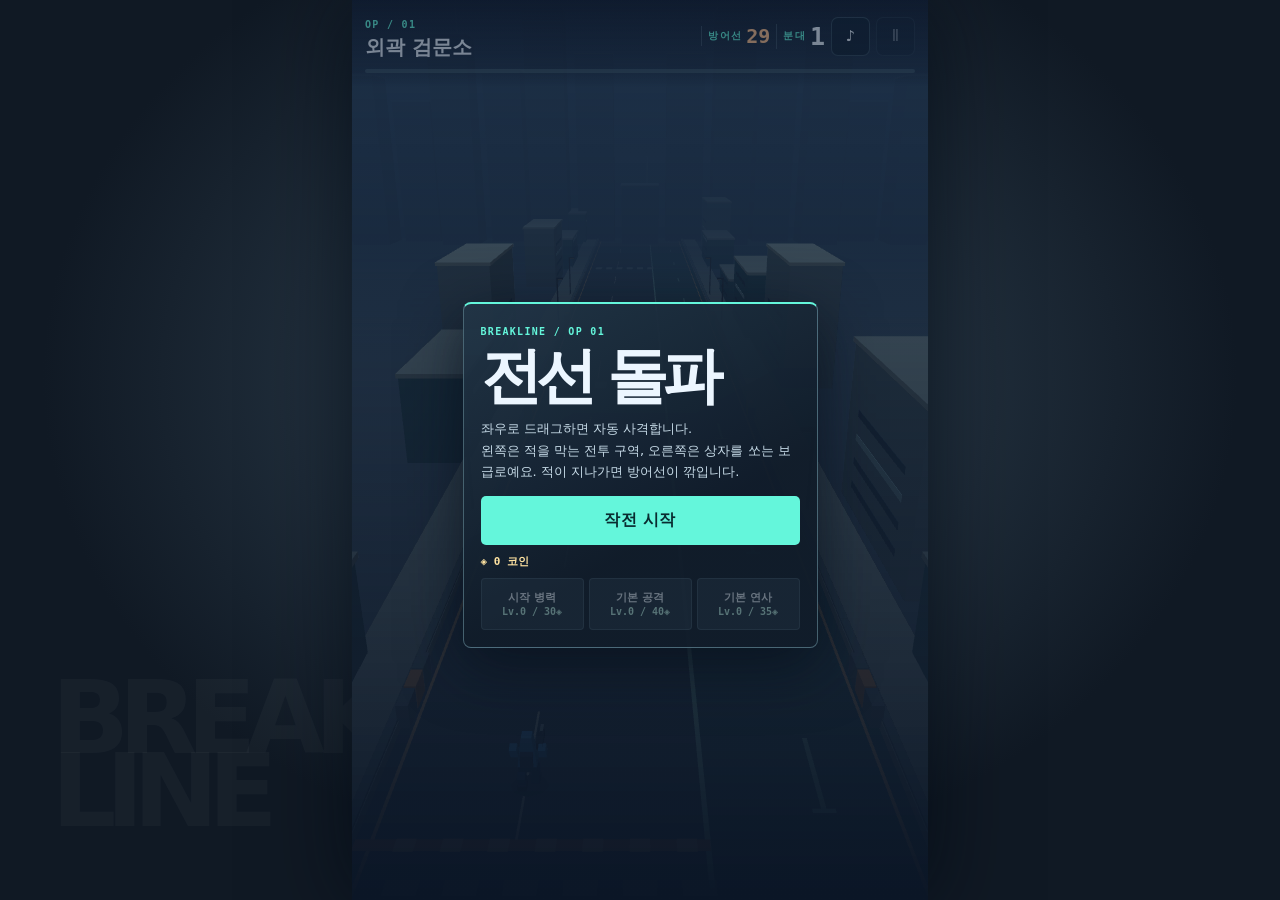
<file: squad-rail-shooter/index.html>
<!doctype html>
<html lang="ko">
<head>
<meta charset="utf-8">
<meta name="viewport" content="width=device-width,initial-scale=1,viewport-fit=cover">
<meta name="theme-color" content="#101924">
<title>전선 돌파 | BREAKLINE</title>
<style>
:root{color-scheme:dark;--ink:#ecf6ff;--muted:#abc2d3;--line:#63809166;--aqua:#64f6db;--paper:#101b27;font-family:system-ui,"Malgun Gothic",sans-serif;background:#101924;color:var(--ink)}
*{box-sizing:border-box}body{margin:0;overflow:hidden;overscroll-behavior:none}button{font:inherit;color:inherit;cursor:pointer;touch-action:manipulation}button:focus-visible{outline:2px solid white;outline-offset:4px}button:disabled{opacity:.4;cursor:default}[hidden]{display:none!important}
.shell{position:relative;display:grid;place-items:center;width:100vw;height:100vh;height:100dvh;overflow:hidden;background:radial-gradient(ellipse at 50% 42%,#334656,#101924 66%)}.backmark{position:absolute;left:max(4vw,22px);bottom:8vh;font:900 clamp(40px,8vw,140px)/.72 system-ui;letter-spacing:-.105em;color:#ffffff08;pointer-events:none;user-select:none}
.arena{width:min(100vw,64dvh);height:100%;position:relative;overflow:hidden;background:#263b54;box-shadow:0 0 80px #020912b0;isolation:isolate;touch-action:none;user-select:none}
canvas{display:block;position:absolute;inset:0;width:100%;height:100%}#labels{pointer-events:none}.hud{position:absolute;z-index:2;top:0;inset-inline:0;padding:max(13px,env(safe-area-inset-top)) max(13px,env(safe-area-inset-right)) 14px max(13px,env(safe-area-inset-left));background:linear-gradient(#111b2be8,#111b2b60 82%,transparent);pointer-events:none}.hud-top{display:flex;align-items:center;gap:6px}.hud-top button{pointer-events:auto}.stage{flex:1;min-width:0}.stage span,.count span,.micro{font:800 10px/1.15 ui-monospace,monospace;letter-spacing:.13em;color:var(--aqua)}.stage strong{display:block;margin-top:3px;font-size:clamp(13px,3.8vw,20px);line-height:1.2;white-space:nowrap}.count{display:flex;gap:4px;align-items:center;border-left:1px solid var(--line);padding-left:6px}.count strong{font:900 25px/1 ui-monospace,monospace}.defense strong{color:#ffc38e;font-size:20px}.defense.danger strong{color:#ff786b}.tool{width:39px;height:39px;padding:0;display:grid;place-items:center;border:1px solid var(--line);border-radius:7px;background:#142536df;font-size:15px}.track{margin-top:10px;height:4px;background:#83aeb63c;border-radius:3px;overflow:hidden}.track i{display:block;height:100%;width:100%;transform:scaleX(0);transform-origin:left;background:var(--aqua)}.boss{margin-top:10px;text-align:center}.boss span{font:900 11px/1 ui-monospace,monospace;letter-spacing:.14em;color:#ffd0bd}.boss .track{margin-top:5px;height:6px}.boss i{background:#ff765d}
.wave{position:absolute;z-index:2;top:21%;width:100%;text-align:center;color:white;font-size:clamp(15px,4vw,24px);font-weight:900;letter-spacing:.04em;text-shadow:0 2px 8px #071220;pointer-events:none}.wave span{display:inline-block;padding:5px 12px;border-block:1px solid #82aab68c;background:#142336b0}.bottom-hint{display:grid;grid-template-columns:62% 38%;position:absolute;inset:auto 0 max(9px,env(safe-area-inset-bottom));text-align:center;color:#e7fcf5aa;font-size:11px;font-weight:750;pointer-events:none;text-shadow:0 2px 6px #061624}
.overlay{position:absolute;z-index:3;inset:0;display:grid;place-items:center;padding:max(66px,env(safe-area-inset-top)) 18px max(16px,env(safe-area-inset-bottom));background:linear-gradient(180deg,#0a172c7a,#101b2be2 74%,#0b1626);touch-action:pan-y;overflow:auto}.overlay-card{width:min(100%,355px);padding:22px 17px 17px;border:1px solid #7ba5b380;border-top:2px solid var(--aqua);background:linear-gradient(151deg,#223647f2,#111d2af7 63%);border-radius:8px;box-shadow:0 16px 60px #07101bc2}.overlay-card h1{font-size:clamp(37px,11vw,61px);letter-spacing:-.094em;line-height:1;margin:8px 0 12px}.overlay-card p{color:#c7dbe8;font-size:13px;line-height:1.65;margin:0 0 13px;white-space:pre-line}.action{display:block;width:100%;min-height:49px;margin-top:8px;padding:8px 10px;border:0;border-radius:5px;background:var(--aqua);color:#092c30;font-weight:900;letter-spacing:.025em}.action.alt{background:#243747;color:#e2f3f8;border:1px solid var(--line);min-height:42px}.upgrades{display:grid;grid-template-columns:repeat(3,minmax(0,1fr));gap:5px;margin-top:9px}.upgrades button{min-height:52px;border:1px solid var(--line);border-radius:4px;background:#233444;font-size:11px;padding:4px 1px;font-weight:780}.upgrades small{display:block;color:#bff4e7;font:800 10px/1.4 ui-monospace,monospace}.bank{display:flex;justify-content:space-between;gap:7px;margin-top:10px;color:#ffe3a1;font:800 11px/1.3 ui-monospace,monospace}.bank span:last-child{color:#b3ced9}.error{margin:0;max-width:30ch;font-size:15px}.kbd{display:none}
@media(pointer:fine){.kbd{display:inline}}
@media(max-width:550px){.arena{width:100%}.backmark{display:none}}
@media(max-height:530px){.overlay{padding-block:42px 8px}.overlay-card{padding:12px}.overlay-card h1{font-size:32px;margin:4px 0 7px}.overlay-card p{font-size:11px;margin-bottom:6px}}
</style>
</head>
<body>
<main class="shell">
<div class="backmark" aria-hidden="true">BREAK<br>LINE</div>
<section class="arena" id="arena" aria-label="전선 돌파 3D 전장">
<canvas id="world" aria-hidden="true"></canvas><canvas id="labels" aria-hidden="true"></canvas>
<header class="hud">
<div class="hud-top">
<div class="stage"><span id="stage-code">OP / 01</span><strong id="stage-name"></strong></div>
<div class="count defense"><span>방어선</span><strong id="defense">29</strong></div>
<div class="count"><span>분대</span><strong id="troops">1</strong></div>
<button class="tool" id="sound" type="button" aria-label="효과음" aria-pressed="true">♪</button>
<button class="tool" id="pause" type="button" aria-label="일시정지">Ⅱ</button>
</div>
<div class="track" role="progressbar" aria-label="작전 진행률" aria-valuemin="0" aria-valuemax="100" id="progress"><i></i></div>
<div class="boss" id="boss-hud" hidden><span id="boss-name"></span><div class="track"><i></i></div></div>
</header>
<div class="wave" id="wave" role="status" hidden><span></span></div>
<div class="bottom-hint" id="hint" hidden><span>전투 구역 · 방어선 사수</span><span style="color:#98f4dc">보급로 · 상자 사격</span></div>
<div class="overlay" id="overlay">
<div class="overlay-card">
<div class="micro" id="overline">BREAKLINE / 3D SQUAD RUN</div>
<h1 id="title">전선 돌파</h1>
<p id="copy"></p>
<button class="action" id="primary" type="button">작전 시작</button>
<button class="action alt" id="secondary" type="button" hidden>작전 선택</button>
<div class="bank" id="bank"><span id="coins"></span><span id="storage-status"></span></div>
<div class="upgrades" id="upgrades">
<button type="button" data-upgrade="troops">시작 병력<small></small></button>
<button type="button" data-upgrade="power">기본 공격<small></small></button>
<button type="button" data-upgrade="rate">기본 연사<small></small></button>
</div>
</div>
</div>
</section>
</main>

<script>
"use strict";
// The simulation is independent of the DOM and renderer.
const Breakline = (() => {
  const DIVIDER = 1.45;
  const SUPPLY_X = 4.12;
  const FRONT = [-4.80, -3.38, -1.91, -.40];
  const ENEMY = {
    grunt: { hp: 3, speed: 6.5, radius: .43, hit: 1, color: 0xd14d50 },
    rush: { hp: 2, speed: 11, radius: .39, hit: 1, color: 0xf88546 },
    shield: { hp: 10, speed: 5.6, radius: .62, hit: 1, color: 0x9d455f },
    heavy: { hp: 20, speed: 4.6, radius: .85, hit: 2, color: 0xb75949 },
  };
  const REWARDS = {
    troops: { label: '병력', color: 0x53edd1, sign: '+', icon: '✚' },
    power: { label: '공격', color: 0xffbc62, sign: '+25%', icon: '▲' },
    rate: { label: '연사', color: 0x70b8ff, sign: '+25%', icon: '»' },
    spread: { label: '산탄', color: 0xf7de70, sign: '산탄', icon: '✦' },
    pierce: { label: '관통', color: 0xd1a4ff, sign: '관통탄', icon: '➤' },
  };
  // Supply schedule entries are [seconds, reward, amount, durability].
  const STAGES = [
    { name: '외곽 검문소', boss: '램파트', tag: 'RAMPART', bosses: [15, 33, 56], duration: 78, bossHp: 84, color: 0xf07855,
      reward: 58, gap: .39, defense: 29, unitTypes: ['grunt','grunt','grunt','rush','grunt','shield'],
      boxes: [[.6,'troops',3,3],[6,'troops',3,9],[11,'power',1,11],[16,'troops',3,15],[22,'rate',1,17],
        [27,'troops',4,21],[32,'pierce',1,22],[38,'troops',4,25],[44,'spread',1,29],[49,'troops',5,33],
        [55,'power',1,35],[61,'troops',5,40],[67,'rate',1,44]] },
    { name: '붉은 화물 지구', boss: '벌컨', tag: 'VULCAN', bosses: [13, 28, 44, 60], duration: 84, bossHp: 109, color: 0xe65d60,
      reward: 76, gap: .34, defense: 33, unitTypes: ['grunt','rush','grunt','shield','grunt','heavy'],
      boxes: [[.6,'troops',3,4],[5.5,'troops',4,10],[10,'pierce',1,12],[15,'troops',3,16],[20,'rate',1,20],
        [25,'troops',4,23],[30,'power',1,24],[35,'spread',1,28],[40,'troops',5,30],[46,'power',1,34],
        [51,'troops',5,37],[56,'rate',1,41],[62,'troops',6,45],[68,'troops',6,50],[73,'power',1,55]] },
    { name: '최후의 방벽', boss: '오버시어', tag: 'OVERSEER', bosses: [12, 25, 39, 53, 66], duration: 90, bossHp: 132, color: 0xdc77e8,
      reward: 105, gap: .32, defense: 36, unitTypes: ['rush','grunt','shield','grunt','heavy','grunt'],
      boxes: [[.6,'troops',4,4],[5,'troops',4,11],[9,'power',1,14],[14,'troops',4,17],[19,'pierce',1,20],
        [24,'troops',4,24],[29,'rate',1,25],[34,'troops',5,29],[39,'spread',1,31],[44,'troops',5,34],
        [49,'power',1,37],[54,'troops',6,41],[59,'rate',1,45],[64,'troops',6,50],[70,'power',1,54],[76,'troops',6,58]] },
  ];
  const UPGRADES = { troops: [30, 3], power: [40, 5], rate: [35, 5] };
  const SAVE_KEY = 'mobileLab.breakline.v1';
  const LIMITS = { soldiers: 32, enemies: 104, boxes: 12, bullets: 300, sparks: 170, fallen: 30, popups: 12 };
  const clamp = (n, lo, hi) => Math.max(lo, Math.min(hi, n));
  const approach = (from, to, strength, dt) => from + (to - from) * Math.min(1, strength * dt);
  function number(value, max) {
    return Number.isSafeInteger(value) ? clamp(value, 0, max) : 0;
  }
  function normalizeSave(input) {
    const raw = input?.version === 1 ? input : {};
    return { version: 1, coins: number(raw.coins, 999999), unlocked: number(raw.unlocked, STAGES.length - 1),
      sound: raw.sound !== false, seen: raw.seen === true,
      best: STAGES.map((_, i) => number(raw.best?.[i], 999999)),
      upgrades: Object.fromEntries(Object.entries(UPGRADES).map(([key, [, cap]]) => [key, number(raw.upgrades?.[key], cap)])) };
  }
  function cost(key, level) { return Math.round(UPGRADES[key][0] * 1.68 ** level); }
  function buy(save, key) {
    if (!Object.hasOwn(UPGRADES, key)) return false;
    const level = save.upgrades[key], price = cost(key, level);
    if (level >= UPGRADES[key][1] || save.coins < price) return false;
    save.coins -= price;
    save.upgrades[key]++;
    return true;
  }

  function pool(size) {
    return Array.from({ length: size }, () => ({ active: false }));
  }
  function slot(list) { return list.find(item => !item.active); }

  function create(stageIndex = 0, meta = {}, options = {}) {
    const stage = STAGES[stageIndex];
    const random = options.random || Math.random;
    const onEvent = options.onEvent || (() => {});
    const state = {
      stage, stageIndex, time: 0, x: -2.3, target: -2.3, count: 0, killed: 0, opened: 0, status: 'play',
      damage: 1 + .18 * (meta.power || 0), rate: 1 + .13 * (meta.rate || 0), spread: false, pierce: false,
      soldiers: pool(LIMITS.soldiers), enemies: pool(LIMITS.enemies), boxes: pool(LIMITS.boxes),
      bullets: pool(LIMITS.bullets), sparks: pool(LIMITS.sparks), fallen: pool(LIMITS.fallen), popups: pool(LIMITS.popups),
      bosses: [], defense: stage.defense, breached: 0, shake: 0, warning: null, quality: 1,
    };
    let nextEnemy = .18, arrivals = 0, nextBox = 0, nextBoss = 0, uid = 0, invulnerable = 0;

    function addSoldiers(amount, fresh = true) {
      const added = Math.min(amount, LIMITS.soldiers - state.count);
      for (let i = 0; i < added; i++) {
        const s = slot(state.soldiers);
        Object.assign(s, { active: true, x: state.x + (i % 3 - 1) * .26, z: -.4 - i * .08, phase: random() * 8,
          cooldown: fresh ? .05 + i * .029 : .18 + i * .11, join: fresh ? .75 : 0, flash: 0 });
      }
      state.count += added;
      return added;
    }
    addSoldiers(1 + (meta.troops || 0), false);

    function burst(x, y, z, color, amount, strength = 1) {
      const count = Math.ceil(amount * state.quality);
      for (let i = 0; i < count; i++) {
        const p = slot(state.sparks);
        if (!p) break;
        const life = .18 + random() * .38;
        Object.assign(p, { active: true, x, y, z, color, life, duration: life, size: .035 + random() * .13,
          vx: (random() - .5) * 9 * strength, vy: (1 + random() * 6) * strength, vz: (random() - .5) * 9 * strength });
      }
    }

    function popup(x, z, text, color) {
      const p = slot(state.popups);
      if (p) Object.assign(p, { active: true, x, z, text, color, life: 1.05 });
    }

    function spawnBox(spec) {
      const [at, kind, amount, base] = spec;
      const b = slot(state.boxes);
      if (!b) return;
      const hp = Math.round(base * (1 + .043 * Math.max(0, state.count - 6)));
      Object.assign(b, { active: true, id: ++uid, x: SUPPLY_X, z: at < 1 ? 14 : 22, hp, maxHp: hp, kind, amount, radius: 1.02,
        speed: 5.6, flash: 0, reward: REWARDS[kind] });
    }

    function spawnEnemy(type, x, z) {
      const e = slot(state.enemies);
      if (!e) return;
      const def = ENEMY[type];
      const hp = Math.ceil(def.hp * (1 + .13 * stageIndex));
      Object.assign(e, { ...def, hp, maxHp: hp, active: true, id: ++uid, type, x, home: x, z,
        phase: random() * 8, flash: 0, knock: 0, speed: def.speed * (.91 + random() * .18) });
    }

    function feedFront() {
      const time = state.time;
      const columns = time < 7 ? 1 : time < 20 ? 2 : 3;
      for (let i = 0; i < columns; i++) {
        const n = arrivals++;
        const lane = FRONT[n % FRONT.length] + (random() - .5) * .62;
        const types = stage.unitTypes;
        const type = time < 9 ? 'grunt' : types[(Math.floor(random() * types.length))];
        spawnEnemy(type, lane, 31 + i * 3.4 + random() * 5.1);
      }
      nextEnemy += stage.gap * (1 - Math.min(.25, time / stage.duration * .25));
    }

    function spawnBoss(index) {
      const final = index === stage.bosses.length - 1;
      const firepower = state.count * state.damage * state.rate * (state.spread ? 1.38 : 1);
      const hp = Math.round(stage.bossHp * (final ? 1 : .55) + firepower * (final ? 15 : 7.5));
      const home = index % 2 ? -1.55 : -3.18;
      const name = final ? stage.boss : '중장갑 지휘관 ' + (index + 1);
      const tag = final ? stage.tag : 'HEAVY / ' + (index + 1);
      state.bosses.push({ active: true, id: ++uid, type: 'boss', hp, maxHp: hp, x: home, home, z: 35, final, name, tag,
        radius: final ? 1.95 : 1.52, speed: 4.0, color: final ? stage.color : 0xcc704b, flash: 0, phase: index,
        nextAttack: state.time + (final ? 2.6 : 3.6) });
      onEvent('boss', name);
    }

    const combat = [state.enemies, state.bosses];
    const supply = [state.boxes];

    function acquire(groups, soldier) {
      let picked = null, best = Infinity;
      for (const group of groups) for (const target of group) {
        if (!target.active || target.z <= soldier.z + .4 || target.z > 53) continue;
        const dx = Math.abs(target.x - state.x);
        const tolerance = (target.reward ? 1.05 : 1.30) + target.radius * .58 + target.z * .015;
        if (dx > tolerance) continue;
        const score = dx * 8 + target.z * .64 - (target.reward ? 7 : 0);
        if (score < best) { picked = target; best = score; }
      }
      return picked;
    }

    function shoot(soldier, inSupply) {
      const b = slot(state.bullets);
      if (!b) return;
      const goal = acquire(inSupply ? supply : combat, soldier);
      const speed = 58;
      const z = soldier.z + .75;
      const travel = goal ? Math.max(.03, (goal.z - z) / (speed + goal.speed)) : 1;
      const vx = goal ? clamp((goal.x - soldier.x) / travel, -25, 25) : 0;
      Object.assign(b, { active: true, x: soldier.x + .10, z, y: 1.15, vx, speed, life: .96, dmg: state.damage,
        hits: state.pierce ? 3 : 1, hit1: 0, hit2: 0, lastX: soldier.x, lastZ: z - .3, inSupply });
      if (state.spread) for (const sign of [-1, 1]) {
        const pellet = slot(state.bullets);
        if (!pellet) break;
        Object.assign(pellet, b, { vx: vx + 10 * sign, dmg: state.damage * .54, life: .74 });
      }
      soldier.flash = .10;
      if (random() < .28) burst(soldier.x + .29, 1.13, z - .22, 0xfbd781, 1, .45);
      onEvent('shot');
    }

    function fall(unit, allied) {
      const corpse = slot(state.fallen);
      if (corpse) Object.assign(corpse, { active: true, x: unit.x, z: unit.z, type: unit.type || 'ally',
        color: allied ? 0x52bcfa : unit.color, life: .48, phase: unit.phase });
    }

    function removeSoldiers(amount, x) {
      if (invulnerable > 0) return;
      let removed = 0;
      for (let i = 0; i < amount; i++) {
        let nearest = null, best = Infinity;
        for (const soldier of state.soldiers) {
          if (!soldier.active) continue;
          const score = Math.abs(soldier.x - x) + soldier.z * .08;
          if (score < best) { best = score; nearest = soldier; }
        }
        if (!nearest) break;
        fall(nearest, true);
        burst(nearest.x, .8, nearest.z, 0x7ed9ff, 11);
        nearest.active = false;
        removed++;
      }
      if (!removed) return;
      state.count -= removed;
      invulnerable = .46;
      popup(state.x, 1.2, '−' + removed, 0xff846c);
      state.shake = .31;
      onEvent('hurt', removed);
      if (!state.count) end('loss');
    }

    function end(status) {
      if (state.status !== 'play') return;
      state.status = status;
      state.warning = null;
      onEvent(status);
    }

    function breakBox(box) {
      box.active = false;
      state.opened++;
      const { kind, x, z, reward, amount } = box;
      burst(x, 1.4, z, reward.color, 25, 1.15);
      let message = reward.sign;
      if (kind === 'troops') {
        const added = addSoldiers(amount);
        message = added ? '+' + added + ' 병력' : '분대 최대';
        burst(state.x, .45, 1, reward.color, 28, .9);
      } else if (kind === 'power') state.damage *= 1.25;
      else if (kind === 'rate') state.rate = Math.min(3.1, state.rate * 1.25);
      else if (kind === 'spread') {
        if (state.spread) { state.damage *= 1.12; message = '산탄 강화'; }
        state.spread = true;
      } else if (kind === 'pierce') {
        if (state.pierce) { state.damage *= 1.12; message = '관통 강화'; }
        state.pierce = true;
      }
      popup(kind === 'troops' ? state.x : x, kind === 'troops' ? 4 : z, message, reward.color);
      state.shake = .22;
      onEvent('crate', kind);
    }

    function damage(target, amount) {
      target.hp = Math.max(0, target.hp - amount);
      target.flash = .125;
      if (!target.reward) target.knock = Math.min(1.6, (target.knock || 0) + .45);
      if (target.hp > 0) {
        if (target.reward || random() < .38) burst(target.x, 1.2, target.z, target.reward?.color || 0xffc07b, 3);
        return;
      }
      if (target.reward) { breakBox(target); return; }
      target.active = false;
      state.killed++;
      if (target.type === 'boss') {
        burst(target.x, 2.5, target.z, stage.color, 75, 1.8);
        state.shake = .48;
        if (state.warning?.bossId === target.id) state.warning = null;
        onEvent('bossDown', target.name);
        if (nextBoss === stage.bosses.length && state.bosses.every(boss => !boss.active)) end('win');
      } else {
        fall(target, false);
        burst(target.x, .92, target.z, 0xff896c, 5);
        onEvent('kill');
      }
    }

    function hitBullet(b, groups) {
      // Use the segment for collision so fast tracers do not pass through small targets.
      let earliest = null, nearest = Infinity;
      for (const group of groups) for (const target of group) {
        if (!target.active || target.id === b.hit1 || target.id === b.hit2) continue;
        if (target.z + target.radius < b.lastZ || target.z - target.radius > b.z) continue;
        const f = clamp((target.z - b.lastZ) / (b.z - b.lastZ), 0, 1);
        const x = b.lastX + (b.x - b.lastX) * f;
        const d = Math.abs(target.x - x);
        if (d <= target.radius + .11 && target.z < nearest) { earliest = target; nearest = target.z; }
      }
      if (!earliest) return;
      damage(earliest, b.dmg);
      b.hits--;
      b.hit2 = b.hit1;
      b.hit1 = earliest.id;
      if (!b.hits || earliest.reward) b.active = false;
      else b.dmg *= .78;
    }

    function moveUnits(dt, allowCombat) {
      const shift = Math.min(2.30, .36 * (Math.min(5, Math.ceil(Math.sqrt(state.count * .85))) - 1));
      state.x = approach(state.x, clamp(state.target, -5.0 + shift, 5.0 - shift), 16, dt);
      const columns = clamp(Math.ceil(Math.sqrt(state.count * .9)), 1, 6);
      let index = 0;
      const inSupply = state.x > DIVIDER;
      for (const s of state.soldiers) {
        if (!s.active) continue;
        const row = Math.floor(index / columns), column = index % columns;
        const width = Math.min(columns, state.count - row * columns);
        const localX = (column - (width - 1) / 2) * .66 + (row % 2 ? .17 : 0);
        s.x = approach(s.x, state.x + localX, 13, dt);
        s.z = approach(s.z, .1 - row * .49, 10, dt);
        s.join = Math.max(0, s.join - dt);
        s.flash = Math.max(0, s.flash - dt);
        s.cooldown -= dt;
        if (allowCombat && s.cooldown <= 0) {
          shoot(s, inSupply);
          s.cooldown += (.25 + random() * .035) / state.rate;
        }
        index++;
      }
    }

    function moveEnemies(dt) {
      for (let i = 0; i < state.enemies.length; i++) {
        const e = state.enemies[i];
        if (!e.active) continue;
        const approachX = clamp(state.x, -4.9, -.15);
        const target = clamp(e.home + (approachX - e.home) * (e.type === 'rush' ? .60 : .36), -5.2, .48);
        e.x = approach(e.x, target, .73, dt);
        for (let j = Math.max(0, i - 11); j < i; j++) {
          const other = state.enemies[j];
          const dx = e.x - other.x;
          if (other.active && Math.abs(e.z - other.z) < .83 && Math.abs(dx) < .70) {
            const push = Math.sign(dx || 1) * dt * .86;
            e.x += push;
            other.x -= push;
          }
        }
        e.x = clamp(e.x, -5.55, .62);
        e.z -= (e.speed - e.knock * 2) * dt;
        e.flash = Math.max(0, e.flash - dt);
        e.knock = Math.max(0, e.knock - dt * 5);
        if (invulnerable <= 0 && e.z < 1.1 && e.z > -1.55 && state.soldiers.some(s => s.active && Math.abs(s.x - e.x) < e.radius + .34 && Math.abs(s.z - e.z) < .70)) {
          removeSoldiers(e.hit, e.x);
          e.active = false;
          burst(e.x, .6, e.z, 0xffa477, 7);
          if (state.status !== 'play') return;
        } else if (e.z < -2.1) {
          e.active = false;
          state.breached++;
          state.defense = Math.max(0, state.defense - e.hit);
          state.shake = .12;
          burst(e.x, .2, -1.85, 0xff7859, 6);
          if (!state.defense) { end('loss'); return; }
        }
      }

      if (state.status !== 'play') return;
      if (state.warning && state.time >= state.warning.impact) {
        const warning = state.warning;
        state.warning = null;
        burst(warning.x, .3, 2, warning.color, 36, 1.55);
        state.shake = .30;
        if (Math.abs(state.x - warning.x) < warning.width / 2 + .35) removeSoldiers(warning.hit, warning.x);
        onEvent('slam');
      }
      if (state.status !== 'play') return;
      for (const boss of state.bosses) {
        if (!boss.active) continue;
        boss.flash = Math.max(0, boss.flash - dt);
        boss.z = Math.max(boss.final ? 12 : 9, boss.z - dt * boss.speed);
        const weave = Math.sin(state.time * (.63 + stageIndex * .11) + boss.phase * 2) * (boss.final ? .95 : .54);
        boss.x = approach(boss.x, clamp(boss.home + weave, -4.18, -.64), 2, dt);
        if (!state.warning && state.time >= boss.nextAttack) {
          const width = (boss.final ? 2.15 : 1.75) + stageIndex * .28;
          state.warning = { x: clamp(state.x, -4.45, 4.45), width, start: state.time, impact: state.time + 1.20,
            hit: boss.final ? 2 + stageIndex : 1 + Number(stageIndex > 0), color: boss.color, bossId: boss.id };
          boss.nextAttack = state.time + (boss.final ? 3.8 : 4.8) - stageIndex * .34;
          onEvent('warn');
        }
      }
    }

    function effects(dt) {
      state.shake = Math.max(0, state.shake - dt);
      for (const p of state.sparks) {
        if (!p.active) continue;
        p.life -= dt;
        if (p.life <= 0) { p.active = false; continue; }
        p.x += p.vx * dt; p.z += p.vz * dt; p.y = Math.max(.05, p.y + p.vy * dt); p.vy -= 15 * dt;
      }
      for (const list of [state.popups, state.fallen]) for (const p of list) {
        if (p.active && (p.life -= dt) <= 0) p.active = false;
      }
    }

    function step(dt) {
      effects(dt);
      if (state.status !== 'play') return;
      state.time += dt;
      invulnerable = Math.max(0, invulnerable - dt);
      while (stage.boxes[nextBox] && state.time >= stage.boxes[nextBox][0]) spawnBox(stage.boxes[nextBox++]);
      if (state.time >= nextEnemy) feedFront();
      while (stage.bosses[nextBoss] <= state.time) spawnBoss(nextBoss++);
      moveUnits(dt, true);
      for (const box of state.boxes) {
        if (!box.active) continue;
        box.z -= box.speed * dt;
        box.flash = Math.max(0, box.flash - dt);
        if (box.z < -.6) box.active = false;
      }
      moveEnemies(dt);
      if (state.status !== 'play') return;
      for (const b of state.bullets) {
        if (!b.active) continue;
        b.life -= dt;
        if (b.life <= 0) { b.active = false; continue; }
        b.lastX = b.x; b.lastZ = b.z;
        b.x += b.vx * dt; b.z += b.speed * dt;
        hitBullet(b, b.inSupply ? supply : combat);
        if (state.status !== 'play') break;
      }
      if (state.status === 'play' && state.time >= stage.duration) end('loss');
    }

    return { state, step, move: x => { if (Number.isFinite(x)) state.target = clamp(x, -5, 5); } };
  }

  function finishRun(save, state) {
    if (state.status === 'play' || state.settled) return 0;
    state.settled = true;
    const reward = (state.status === 'win' ? state.stage.reward : 0) + Math.floor(state.killed / 3) + state.opened;
    save.coins = Math.min(999999, save.coins + reward);
    save.best[state.stageIndex] = Math.max(save.best[state.stageIndex], state.killed);
    if (state.status === 'win') save.unlocked = Math.max(save.unlocked, Math.min(STAGES.length - 1, state.stageIndex + 1));
    return reward;
  }

  return { STAGES, REWARDS, SAVE_KEY, UPGRADES, LIMITS, DIVIDER, SUPPLY_X, normalizeSave, cost, buy, create, finishRun, clamp };
})();
function createRenderer(canvas, labels) {
  const gl = canvas.getContext('webgl', { alpha: false, antialias: true, powerPreference: 'high-performance' })
    || canvas.getContext('webgl', { alpha: false, antialias: false });
  if (!gl) throw new Error('이 브라우저에서는 WebGL을 시작할 수 없어요.');
  const ctx = labels.getContext('2d');
  function shader(kind, source) {
    const item = gl.createShader(kind);
    gl.shaderSource(item, source); gl.compileShader(item);
    if (!gl.getShaderParameter(item, gl.COMPILE_STATUS)) throw new Error(gl.getShaderInfoLog(item));
    return item;
  }
  const program = gl.createProgram();
  gl.attachShader(program, shader(gl.VERTEX_SHADER, `
    attribute vec3 point; attribute vec3 color;
    uniform vec3 camera; uniform float aspect;
    varying mediump vec3 tint; varying mediump float depth;
    void main() {
      vec3 p = point - camera;
      float z = -.36*p.y + .9329523*p.z;
      float y = .9329523*p.y + .36*p.z;
      gl_Position = vec4(p.x/(.56*aspect), y/.56, z*1.0144-2.0144, z);
      tint = color; depth = z;
    }`));
  gl.attachShader(program, shader(gl.FRAGMENT_SHADER, `
    precision mediump float;
    varying mediump vec3 tint; varying mediump float depth;
    void main() {
      vec3 fog = vec3(.185,.288,.389);
      gl_FragColor = vec4(mix(tint,fog,smoothstep(35.0,112.0,depth)*.85),1.0);
    }`));
  gl.linkProgram(program);
  if (!gl.getProgramParameter(program, gl.LINK_STATUS)) throw new Error(gl.getProgramInfoLog(program));
  gl.useProgram(program);
  const location = {
    camera: gl.getUniformLocation(program, 'camera'), aspect: gl.getUniformLocation(program, 'aspect'),
    point: gl.getAttribLocation(program, 'point'), color: gl.getAttribLocation(program, 'color'),
  };
  const buffer = gl.createBuffer();
  gl.bindBuffer(gl.ARRAY_BUFFER, buffer);
  const batch = new Float32Array(6 * 132000);
  gl.bufferData(gl.ARRAY_BUFFER, batch.byteLength, gl.DYNAMIC_DRAW);
  gl.enableVertexAttribArray(location.point);
  gl.enableVertexAttribArray(location.color);
  gl.vertexAttribPointer(location.point, 3, gl.FLOAT, false, 24, 0);
  gl.vertexAttribPointer(location.color, 3, gl.FLOAT, false, 24, 12);
  gl.enable(gl.DEPTH_TEST);
  gl.clearColor(.185, .288, .389, 1);

  const cube = [
    [-.5,-.5,-.5], [.5,-.5,-.5], [.5,.5,-.5], [-.5,.5,-.5],
    [-.5,-.5,.5], [.5,-.5,.5], [.5,.5,.5], [-.5,.5,.5],
  ];
  const faces = [[0,1,2,3,.78],[5,4,7,6,.91],[4,0,3,7,.75],[1,5,6,2,.61],[3,2,6,7,1.12],[4,5,1,0,.52]];
  const helmet = cube.map(([x,y,z]) => [x * (y > 0 ? .72 : 1), y, z * (y > 0 ? .75 : 1)]);
  const round = new Float32Array(18);
  for (let i = 0; i < 9; i++) {
    round[i * 2] = Math.cos(i * Math.PI / 4);
    round[i * 2 + 1] = Math.sin(i * Math.PI / 4);
  }
  const scratch = new Float32Array(24);
  const rig = { x: 0, z: 0, cy: 1, sy: 0, cf: 1, sf: 0, hop: 0, scale: 1 };
  let cursor = 0, width = 1, height = 1, ratio = 1, aspect = .60, cameraX = 0, cameraY = 14;
  let r = 0, g = 0, b = 0;
  const css = color => '#' + color.toString(16).padStart(6, '0');
  function shade(color, light = 1) {
    r = (color >>> 16) * light / 255;
    g = ((color >>> 8) & 255) * light / 255;
    b = (color & 255) * light / 255;
  }
  function point(x, y, z) {
    if (cursor >= batch.length) return;
    batch[cursor++] = x; batch[cursor++] = y; batch[cursor++] = z;
    batch[cursor++] = r; batch[cursor++] = g; batch[cursor++] = b;
  }
  function emitAt(index) { point(scratch[index * 3], scratch[index * 3 + 1], scratch[index * 3 + 2]); }
  function box(x, y, z, w, h, d, color, pose = null, pitch = 0, shape = cube) {
    const cp = Math.cos(pitch), sp = Math.sin(pitch);
    for (let i = 0; i < 8; i++) {
      const v = shape[i];
      let a = x + v[0] * w;
      let y0 = v[1] * h, z0 = v[2] * d;
      let q = y + y0 * cp - z0 * sp, e = z + y0 * sp + z0 * cp;
      if (pose) {
        y0 = q * pose.cf - e * pose.sf;
        z0 = q * pose.sf + e * pose.cf;
        const scale = pose.scale;
        e = pose.z + (z0 * pose.cy - a * pose.sy) * scale;
        a = pose.x + (a * pose.cy + z0 * pose.sy) * scale;
        q = pose.hop + y0 * scale;
      }
      scratch[i * 3] = a; scratch[i * 3 + 1] = q; scratch[i * 3 + 2] = e;
    }
    for (const [a, c, d0, e, light] of faces) {
      shade(color, light);
      emitAt(a); emitAt(c); emitAt(d0); emitAt(a); emitAt(d0); emitAt(e);
    }
  }
  function flat(x, y, z, w, d, color) {
    shade(color);
    const a = x - w / 2, b = x + w / 2, c = z - d / 2, e = z + d / 2;
    point(a,y,c); point(b,y,c); point(b,y,e); point(a,y,c); point(b,y,e); point(a,y,e);
  }
  function disc(x, z, radius, color, y = .018) {
    shade(color);
    for (let i = 0; i < 16; i += 2) {
      point(x,y,z); point(x+radius*round[i],y,z+radius*.78*round[i+1]);
      point(x+radius*round[i+2],y,z+radius*.78*round[i+3]);
    }
  }
  function tracer(o) {
    const length = 1.2 + o.dmg * .15;
    const dx = o.vx / o.speed * length;
    shade(o.hits > 1 ? 0xd7c2ff : 0xffdc79);
    point(o.x-.045,o.y,o.z); point(o.x+.045,o.y,o.z); point(o.x-dx,o.y,o.z-length);
    point(o.x,o.y-.035,o.z); point(o.x,o.y+.065,o.z); point(o.x-dx,o.y,o.z-length);
  }
  function city(state) {
    const themes = [
      [0x334959,0x788d8e,0x536d78,0xbcc7bb,0x2d5663],
      [0x3b4656,0x7e8285,0x615e72,0xa5afb6,0x664a56],
      [0x344354,0x687c88,0x4b6077,0xa2bec8,0x394f68],
    ];
    const [road, concrete, wall, paint, accent] = themes[state.stageIndex];
    flat(0,-.02,42,200,137,0x435c72);
    flat(0,0,45,12.2,121,road);
    const divider = Breakline.DIVIDER;
    flat((6.1 + divider) / 2,.006,45,6.1-divider,121,0x2b555c);
    flat(divider,.013,45,.12,121,0x91d6c6);
    for (let i = -8; i <= 8; i++) {
      const height = 9 + ((i * i * 17 + state.stageIndex * 11) % 23);
      const x = i * 6.4, z = 106 + (i * i % 4) * 4;
      box(x, height / 2 - 1, z, 5.2, height, 6.2, 0x344760);
      box(x, height - .95, z, 5.4, .14, 6.4, 0x60758a);
      if (i % 4 === 0) box(x + 1, height + .9, z, .10, 3.8, .10, 0x718599);
    }
    const offset = (state.time * 5.6) % 12;
    const absolute = Math.floor(state.time * 5.6 / 12);
    for (let i = -1; i < 10; i++) {
      const z = i * 12 - offset;
      const seed = (absolute + i + 121) % 7;
      for (const sign of [-1, 1]) {
        if (sign < 0) flat(-2.65,.009,z,.057,4.4,paint);
        else {
          flat(Breakline.SUPPLY_X,.012,z,.12,2.4,0x7ebbad);
          flat(Breakline.SUPPLY_X,.012,z-1.15,.53,.12,0x7ebbad);
        }
        flat(sign * 5.74,.011,z, .084,12.04,0xd4a973);
        box(sign * 7.12,.15,z, 2.05,.30,12.02,concrete);
        box(sign * 6.23,.19,z, .23,.38,11.98,wall);
        if ((seed + sign + 10) % 3 !== 0) {
          const h = 2.5 + (seed * 11 % 7) * .8;
          const x = sign * (9.3 + (seed % 2) * .8);
          box(x,h/2,z,3.0,h,8.8,seed % 2 ? wall : accent);
          box(x,h+.10,z,3.16,.20,9.0,concrete);
          for (let band = 1; band < Math.min(5, h); band++) {
            box(x-sign*1.51,band,z,.028,.28,5.9, band % 3 ? 0x253e50 : 0x7ca5ae);
          }
        }
        if (i < 7 && (seed + 9) % 3 === 0) {
          box(sign*6.65,1.87,z+2,.1,3.7,.1,0x2b3543);
          box(sign*6.43,3.65,z+2,.52,.13,.23,0x233242);
          box(sign*6.39,3.58,z+2,.31,.05,.17,0xffd790);
        }
        if (i < 5 && seed % 2 === 0) {
          for (let k = -1; k < 2; k++) box(sign*5.98,.43,z+2.6+k*.77,.32,.68,.71,k === 0 ? 0xc7854d : wall);
        }
      }
      if (i < 8 && seed % 3 === 2) for (let k = -4; k <= 1; k++) flat(k * 1.2,.012,z-3.7,.69,1.5,0x82999f);
    }
    flat(-2.30,.025,-2.1,7.60,.30,0xd7795c);
    for (let stripe = -5; stripe <= 1; stripe++) flat(stripe,.027,-2.1,.43,.34,0xffba88);
    if (state.warning) {
      const { x, width, start } = state.warning;
      const pulse = Math.floor((state.time - start) * 13) % 2;
      flat(x,.023,18,width,39,pulse ? 0x6e3d4e : 0x714a4f);
      flat(x-width/2,.027,18,.10,39,0xff8a56);
      flat(x+width/2,.027,18,.10,39,0xff8a56);
      for (let i = 0; i < 5; i++) flat(x,.028,i*6+2,width,.15,0xffbe65);
    }
  }
  function unit(o, allied, time, fallen = false) {
    const type = o.type || 'ally';
    const boss = type === 'boss';
    const heavy = type === 'heavy' || boss;
    const rush = type === 'rush';
    const timePhase = time * (rush ? 18 : 13) + o.phase;
    const stride = fallen ? 0 : Math.sin(timePhase) * .55;
    const drop = allied && o.join > 0 ? Math.max(0, (o.join - .25) * 2.3) : 0;
    const fall = fallen ? (.48 - o.life) * 2.8 : 0;
    rig.x = o.x; rig.z = o.z;
    rig.cy = allied ? 1 : -1; rig.sy = 0;
    rig.cf = Math.cos(fall); rig.sf = Math.sin(fall);
    rig.hop = fallen ? .03 : drop + Math.abs(stride) * .09;
    rig.scale = boss ? (o.final ? 2.95 : 2.42) : (heavy ? 1.43 : (rush ? .91 : 1));
    const base = allied ? 0x429bdc : o.color;
    const armor = o.flash > .07 && Math.floor(time * 28) % 3 === 0 ? 0xffe3b3 : base;
    const cloth = allied ? 0x253e60 : 0x352c3c;
    const trim = allied ? 0x9ce6ee : (boss ? 0xffc784 : 0xff925f);
    if (!fallen) disc(o.x,o.z,.45*rig.scale,0x243845);
    if (drop > .01) disc(o.x,o.z,.42 + o.join*.44,0x67cbb1,.026);
    for (const sign of [-1, 1]) {
      box(sign*.143,.26,sign*stride*.22,.184,.47,.19,cloth,rig,sign*stride);
      box(sign*.143,.075,sign*stride*.25+.04,.195,.15,.27,0x253042,rig);
      box(sign*.33,.91,.02+(allied ? .08 : sign*stride*.19),.17,.39,.18,armor,rig,allied ? -.49 : sign*stride);
      if (heavy) box(sign*.345,1.11,0,.27,.24,.29,0x473b4b,rig,0,helmet);
    }
    box(0,.59,0,.43,.18,.29,cloth,rig);
    box(0,.89,0,heavy ? .58 : .45,.47,.31,armor,rig,0,helmet);
    box(0,.94,.17,.27,.16,.047,trim,rig);
    box(0,.90,-.20,.29,.33,.14,0x2b3b50,rig);
    box(0,1.285,0,.33,.31,.32,armor,rig,0,helmet);
    box(0,1.252,.153,.247,.073,.048,allied ? 0x14334b : 0x2e2334,rig);
    box(0,1.254,.181,.147,.037,.012,trim,rig);
    if (allied || heavy) {
      const recoil = (o.flash || 0) * .66;
      box(.26,1.04,.33-recoil,.15,.17,heavy ? .60 : .51,0x24313e,rig);
      box(.26,1.087,.61-recoil,.074,.08,.24,0x879da5,rig);
      if (allied && o.flash > .04 && !fallen) box(.26,1.086,.79,.15,.14,.28,0xffda6a,rig,0,helmet);
    }
    if (type === 'shield') {
      box(.30,.72,.30,.48,.96,.17,0x48394f,rig,0,helmet);
      box(.30,.74,.395,.32,.68,.036,armor,rig);
      box(.30,.75,.418,.065,.52,.026,trim,rig);
    }
    if (boss) {
      box(-.39,1.02,.34,.26,.25,.67,0x584657,rig);
      box(-.39,1.05,.69,.19,.17,.20,trim,rig);
      box(0,1.55,0,.11,.25,.13,trim,rig);
    }
  }
  function crate(o) {
    const jitter = o.flash ? Math.sin(o.flash * 72) * .095 : 0;
    const x = o.x + jitter, z = o.z;
    const c = o.flash > .07 ? 0xf6ffed : o.reward.color;
    disc(x,z,.99,0x233948);
    box(x,.67,z,1.64,1.29,1.45,0x263d53,null,0,helmet);
    box(x,1.28,z,1.66,.15,1.47,c,null,0,helmet);
    box(x,.16,z,1.68,.14,1.46,c);
    for (const sign of [-1, 1]) {
      box(x+sign*.63,.72,z-.737,.105,1.0,.054,c);
      box(x+sign*.82,.75,z,.08,.89,.88,0x48586b);
    }
    box(x,.72,z-.746,.86,.58,.059,c,null,0,helmet);
    box(x,.73,z-.784,.43,.24,.027,0x18354a);
  }

  function project(x, y, z) {
    const ry = y - cameraY, rz = z + 15;
    const d = -.36*ry + .9329523*rz;
    return [(1+(x-cameraX)/(.56*aspect*d))*width/2,(1-(.9329523*ry+.36*rz)/(.56*d))*height/2,d];
  }
  function overlay(state) {
    ctx.clearRect(0,0,width,height);
    for (const o of state.boxes) {
      if (!o.active) continue;
      const [x,y,depth] = project(o.x,1.75,o.z);
      const scale = Math.min(1, Math.max(.65, 32 / depth));
      ctx.save(); ctx.translate(x,y); ctx.scale(scale,scale);
      const color = css(o.reward.color);
      const caption = o.kind === 'troops' ? '✚ +' + o.amount + ' 병력' : o.reward.icon + ' ' + (o.kind === 'power' || o.kind === 'rate' ? o.reward.label + ' ' + o.reward.sign : o.reward.sign);
      ctx.textAlign = 'center';
      ctx.font = '900 12px system-ui';
      const w = Math.max(62,ctx.measureText(caption).width+13);
      ctx.fillStyle = '#101e2cf0'; ctx.fillRect(-w/2,-43,w,38);
      ctx.fillStyle = color; ctx.fillRect(-w/2,-43,w,2);
      ctx.fillText(caption,0,-29);
      ctx.fillStyle = '#fff6e5'; ctx.font = '900 17px ui-monospace,monospace'; ctx.fillText(Math.ceil(o.hp),0,-12);
      ctx.fillStyle = '#506273'; ctx.fillRect(-w/2,-8,w,3);
      ctx.fillStyle = color; ctx.fillRect(-w/2,-8,w*(o.hp/o.maxHp),3);
      ctx.restore();
    }
    for (const boss of state.bosses) {
      if (!boss.active) continue;
      const [x,y] = project(boss.x,boss.final ? 4.85 : 4.1,boss.z);
      const barWidth = boss.final ? 58 : 42;
      ctx.fillStyle = '#0f1d2c'; ctx.fillRect(x-barWidth/2-2,y-6,barWidth+4,8);
      ctx.fillStyle = css(boss.color); ctx.fillRect(x-barWidth/2,y-4,barWidth*boss.hp/boss.maxHp,4);
    }
    for (const p of state.popups) {
      if (!p.active) continue;
      const [x,y] = project(p.x,1.9+(1-p.life)*2,p.z);
      ctx.save(); ctx.globalAlpha = Math.min(1,p.life*3);
      ctx.textAlign = 'center'; ctx.font = '900 20px system-ui';
      ctx.lineWidth = 4; ctx.strokeStyle = '#152536'; ctx.strokeText(p.text,x,y);
      ctx.fillStyle = css(p.color); ctx.fillText(p.text,x,y); ctx.restore();
    }
    if (state.warning) {
      const [x,y] = project(state.warning.x,.03,6);
      ctx.font = '900 15px system-ui'; ctx.textAlign = 'center'; ctx.lineWidth = 4;
      ctx.strokeStyle = '#541c25'; ctx.strokeText('⚠  충격 예고',x,y);
      ctx.fillStyle = '#ffdc91'; ctx.fillText('⚠  충격 예고',x,y);
    }
  }
  function resize(quality) {
    const w = Math.max(1, canvas.clientWidth), h = Math.max(1, canvas.clientHeight);
    const dpr = Math.min(window.devicePixelRatio || 1, 1.75);
    const scale = Math.min(dpr * quality, 1080 / h);
    if (w === width && h === height && scale === ratio && canvas.width === Math.round(w*scale)) return;
    width = w; height = h; ratio = scale; aspect = Math.max(.55, w / h);
    canvas.width = Math.max(1,Math.round(w*scale)); canvas.height = Math.max(1,Math.round(h*scale));
    labels.width = Math.max(1,Math.round(w*dpr)); labels.height = Math.max(1,Math.round(h*dpr));
    ctx.setTransform(labels.width/w,0,0,labels.height/h,0,0);
    gl.viewport(0,0,canvas.width,canvas.height);
  }
  function draw(state, quality = 1) {
    if (gl.isContextLost()) return;
    resize(quality);
    const shake = state.shake * .34;
    cameraX = Math.sin(state.time*89) * shake;
    cameraY = 14 + Math.cos(state.time*75)*shake;
    gl.uniform3f(location.camera,cameraX,cameraY,-15);
    gl.uniform1f(location.aspect,aspect);
    cursor = 0;
    city(state);
    for (const box of state.boxes) if (box.active) crate(box);
    for (const o of state.enemies) if (o.active) unit(o,false,state.time);
    for (const o of state.soldiers) if (o.active) unit(o,true,state.time);
    for (const boss of state.bosses) if (boss.active) unit(boss,false,state.time);
    for (const o of state.fallen) if (o.active) unit(o,o.type === 'ally',state.time,true);
    for (const o of state.bullets) if (o.active) tracer(o);
    for (const p of state.sparks) if (p.active) box(p.x,p.y,p.z,p.size,p.size*(1+p.life),p.size,p.color);
    gl.clear(gl.COLOR_BUFFER_BIT|gl.DEPTH_BUFFER_BIT);
    gl.bufferSubData(gl.ARRAY_BUFFER,0,batch.subarray(0,cursor));
    gl.drawArrays(gl.TRIANGLES,0,cursor/6);
    overlay(state);
  }
  return { draw };
}
(() => {
  const el = id => document.getElementById(id);
  const arena = el('arena'), canvas = el('world'), overlay = el('overlay');
  const stageName = el('stage-name'), stageCode = el('stage-code'), troops = el('troops');
  const defense = el('defense'), bossHud = el('boss-hud'), progress = el('progress'), wave = el('wave');
  const primary = el('primary'), secondary = el('secondary'), pause = el('pause'), sound = el('sound');
  const upgrades = el('upgrades'), bank = el('bank'), hint = el('hint');
  const { STAGES, UPGRADES, SAVE_KEY, normalizeSave, finishRun, create, clamp } = Breakline;
  let save, storage = true;
  try { save = normalizeSave(JSON.parse(localStorage.getItem(SAVE_KEY))); }
  catch { save = normalizeSave(null); }

  let mode = 'ready', selected = save.unlocked, active, earned = 0, pointer = null, pointerX = 0;
  let audio, lastShot = -Infinity, lastKill = -Infinity, waveUntil = 0, waveText = '';
  let renderer, previous = 0, accumulator = 0, currentQuality = 1, slow = 0, fast = 0;
  let sceneDirty = true, ending = 0;
  const keys = new Set();

  function persist() {
    try { localStorage.setItem(SAVE_KEY, JSON.stringify(save)); storage = true; }
    catch { storage = false; }
    el('storage-status').textContent = storage ? '' : '이 브라우저에서는 저장 제한';
  }

  function arm() {
    if (!save.sound) return;
    try {
      if (!audio) audio = new (window.AudioContext || window.webkitAudioContext)();
      if (audio.state === 'suspended') audio.resume().catch(() => {});
    } catch { /* Sound is optional. */ }
  }

  function cue(kind) {
    if (!audio || audio.state !== 'running' || !save.sound) return;
    const map = { shot:[116,50,.042,.035], kill:[222,115,.073,.05], crate:[285,630,.19,.10],
      hurt:[125,47,.18,.085], boss:[190,77,.30,.085], warn:[420,680,.15,.06],
      slam:[96,36,.29,.08], win:[391,790,.37,.08], loss:[290,90,.35,.06] };
    const entry = map[kind];
    if (!entry) return;
    const now = audio.currentTime;
    if (kind === 'shot') {
      if (now - lastShot < .079) return;
      lastShot = now;
    }
    if (kind === 'kill') {
      if (now - lastKill < .088) return;
      lastKill = now;
    }
    const [from,to,duration,volume] = entry;
    const osc = audio.createOscillator(), gain = audio.createGain();
    osc.type = kind === 'shot' || kind === 'slam' ? 'triangle' : 'sine';
    osc.frequency.setValueAtTime(from, now);
    osc.frequency.exponentialRampToValueAtTime(to, now + duration);
    gain.gain.setValueAtTime(volume, now);
    gain.gain.exponentialRampToValueAtTime(.001, now + duration);
    osc.connect(gain).connect(audio.destination);
    osc.start(now); osc.stop(now + duration);
  }

  function clearInput() {
    if (pointer !== null && arena.hasPointerCapture(pointer)) arena.releasePointerCapture(pointer);
    pointer = null;
    keys.clear();
  }
  function announce(text, seconds) { waveText = text; waveUntil = active.state.time + seconds; }
  function onEvent(type, value) {
    cue(type);
    if (type === 'boss') announce(value + ' 접근', 1.6);
    if (type === 'bossDown') announce(value + ' 격파', 1.4);
    if (type === 'win' || type === 'loss') {
      earned = finishRun(save, active.state);
      persist();
      mode = type;
      ending = .68;
      clearInput();
      renderMenu();
    }
  }
  function resetRun() {
    active = create(selected, save.upgrades, { onEvent });
    active.state.quality = currentQuality < .8 ? .61 : 1;
    waveText = ''; waveUntil = 0; accumulator = 0; ending = 0; sceneDirty = true;
    stageName.textContent = STAGES[selected].name;
    stageCode.textContent = 'OP / ' + String(selected + 1).padStart(2, '0');
  }
  function renderMenu() {
    overlay.hidden = mode === 'play';
    hint.hidden = mode !== 'play';
    pause.disabled = mode !== 'play';
    upgrades.hidden = mode === 'pause' || mode === 'error';
    bank.hidden = upgrades.hidden;
    secondary.hidden = false;
    if (mode === 'ready') {
      el('overline').textContent = 'BREAKLINE / OP ' + String(selected + 1).padStart(2,'0');
      el('title').textContent = '전선 돌파';
      el('copy').textContent = save.seen ? STAGES[selected].name + ' · ' + STAGES[selected].duration + '초 작전'
        : '좌우로 드래그하면 자동 사격합니다.\n왼쪽은 적을 막는 전투 구역, 오른쪽은 상자를 쏘는 보급로예요. 적이 지나가면 방어선이 깎입니다.';
      primary.textContent = '작전 시작';
      secondary.textContent = '다음 작전 선택';
      secondary.hidden = save.unlocked === 0;
    } else if (mode === 'pause') {
      el('overline').textContent = 'TACTICAL PAUSE';
      el('title').textContent = '일시정지';
      el('copy').textContent = '분대와 전장의 움직임을 멈췄어요.';
      primary.textContent = '작전 재개';
      secondary.textContent = '작전 선택으로';
    } else if (mode === 'win' || mode === 'loss') {
      const win = mode === 'win';
      el('overline').textContent = win ? 'OPERATION COMPLETE' : 'SQUAD LOST';
      el('title').textContent = win ? '돌파 성공' : '작전 실패';
      const { time, killed, opened, count } = active.state;
      const cause = win ? '' : !active.state.defense ? '방어선 돌파됨\n' : count ? '작전 시간 초과\n' : '분대 전멸\n';
      el('copy').textContent = cause + Math.floor(time) + '초 · 적 ' + killed + '기 제압 · 보급 ' + opened + '개\n획득 코인 +' + earned;
      primary.textContent = win && selected < STAGES.length - 1 ? '다음 작전' : '다시 시작';
      secondary.textContent = '작전 선택으로';
    } else if (mode === 'error') {
      el('overline').textContent = 'RENDERER UNAVAILABLE';
      el('title').textContent = '3D 실행 제한';
      primary.textContent = '다시 불러오기';
      secondary.hidden = true;
    }
    el('coins').textContent = '◈ ' + save.coins + ' 코인';
    for (const button of upgrades.querySelectorAll('button')) {
      const key = button.dataset.upgrade, level = save.upgrades[key], cost = Breakline.cost(key, level);
      const max = level >= UPGRADES[key][1];
      button.disabled = max || save.coins < cost;
      button.querySelector('small').textContent = max ? 'Lv.' + level + ' MAX' : 'Lv.' + level + ' / ' + cost + '◈';
    }
  }
  function start() {
    arm();
    resetRun();
    save.seen = true;
    persist();
    mode = 'play';
    clearInput();
    renderMenu();
    announce(STAGES[selected].name, 1.12);
  }
  function stop() {
    if (mode !== 'play') return;
    mode = 'pause';
    accumulator = 0;
    clearInput();
    renderMenu();
  }
  function resume() {
    arm();
    mode = 'play';
    clearInput();
    accumulator = 0;
    renderMenu();
  }
  function soundLabel() {
    sound.setAttribute('aria-pressed', String(save.sound));
    sound.textContent = save.sound ? '♪' : '♪×';
    sound.title = save.sound ? '효과음 끄기' : '효과음 켜기';
  }
  primary.addEventListener('click', () => {
    if (mode === 'error') { location.reload(); return; }
    if (mode === 'pause') { resume(); return; }
    if (mode === 'win' && selected < STAGES.length - 1) selected++;
    start();
  });
  secondary.addEventListener('click', () => {
    if (mode === 'ready') selected = (selected + 1) % (save.unlocked + 1);
    mode = 'ready';
    resetRun(); renderMenu();
  });
  pause.addEventListener('click', stop);
  sound.addEventListener('click', () => {
    save.sound = !save.sound;
    if (save.sound) arm();
    persist(); soundLabel();
  });
  upgrades.addEventListener('click', event => {
    const key = event.target.closest('button')?.dataset.upgrade;
    if (!key || !Breakline.buy(save, key)) return;
    persist();
    if (mode === 'ready') resetRun();
    renderMenu();
  });
  arena.addEventListener('pointerdown', event => {
    if (mode !== 'play' || pointer !== null || event.button !== 0 || event.target.closest('button')) return;
    pointer = event.pointerId; pointerX = event.clientX;
    arena.setPointerCapture(pointer);
    event.preventDefault();
  });
  arena.addEventListener('pointermove', event => {
    if (event.pointerId !== pointer || mode !== 'play') return;
    active.move(active.state.target + (event.clientX - pointerX) * 11.8 / arena.clientWidth);
    pointerX = event.clientX;
  });
  for (const event of ['pointerup','pointercancel','lostpointercapture']) {
    arena.addEventListener(event, e => { if (e.pointerId === pointer) pointer = null; });
  }
  function direction(key) {
    if (key === 'ArrowLeft' || key.toLowerCase() === 'a') return -1;
    if (key === 'ArrowRight' || key.toLowerCase() === 'd') return 1;
    return 0;
  }
  window.addEventListener('keydown', event => {
    if (event.key === 'Escape') {
      if (mode === 'play') stop();
      else if (mode === 'pause') resume();
    } else if (mode === 'play' && direction(event.key)) {
      keys.add(event.key); event.preventDefault();
    }
  });
  window.addEventListener('keyup', event => keys.delete(event.key));
  document.addEventListener('visibilitychange', () => {
    if (document.hidden) { stop(); previous = 0; }
  });
  window.addEventListener('blur', clearInput);
  window.addEventListener('resize', () => { sceneDirty = true; });

  function renderHUD(state) {
    if (troops.textContent !== String(state.count)) troops.textContent = state.count;
    const amount = Math.min(1, state.time / state.stage.duration);
    progress.firstElementChild.style.transform = 'scaleX(' + (state.status === 'win' ? 1 : amount) + ')';
    const percent = String(Math.round((state.status === 'win' ? 1 : amount) * 100));
    if (progress.getAttribute('aria-valuenow') !== percent) progress.setAttribute('aria-valuenow', percent);
    if (defense.textContent !== String(state.defense)) {
      defense.textContent = state.defense;
      defense.parentElement.classList.toggle('danger', state.defense <= state.stage.defense / 3);
    }
    let boss = null;
    let activeBosses = 0;
    for (const candidate of state.bosses) {
      if (!candidate.active) continue;
      activeBosses++;
      if (!boss || candidate.z < boss.z) boss = candidate;
    }
    bossHud.hidden = !boss;
    if (boss) {
      const title = boss.tag + (activeBosses > 1 ? '  ·  +' + (activeBosses - 1) : '');
      if (el('boss-name').textContent !== title) el('boss-name').textContent = title;
      bossHud.querySelector('i').style.transform = 'scaleX(' + (boss.hp / boss.maxHp) + ')';
    }
    wave.hidden = mode !== 'play' || state.time >= waveUntil;
    if (!wave.hidden && wave.firstElementChild.textContent !== waveText) wave.firstElementChild.textContent = waveText;
  }
  function frame(now) {
    requestAnimationFrame(frame);
    const elapsed = previous ? now - previous : 0;
    previous = now;
    if (mode === 'error' || document.hidden || (mode !== 'play' && ending <= 0 && !sceneDirty)) return;
    if (mode === 'play') {
      if (elapsed > 26) { slow++; fast = 0; }
      else { slow = Math.max(0, slow - 1); fast++; }
      if (slow > 22) { currentQuality = Math.max(.52, currentQuality - .14); slow = 0; }
      else if (fast > 235) { currentQuality = Math.min(1, currentQuality + .09); fast = 0; }
      active.state.quality = currentQuality < .8 ? .61 : 1;
      accumulator += Math.min(.08, elapsed / 1000);
      while (accumulator >= 1/60 && mode === 'play') {
        let move = 0;
        for (const key of keys) move += direction(key);
        if (move) active.move(active.state.target + move * .145);
        active.step(1/60);
        accumulator -= 1/60;
      }
    } else if (mode === 'win' || mode === 'loss') {
      const dt = Math.min(.04, elapsed / 1000);
      active.step(dt);
      ending -= dt;
    }
    sceneDirty = false;
    renderer.draw(active.state, currentQuality);
    renderHUD(active.state);
  }
  function showError(message) {
    mode = 'error'; clearInput(); renderMenu(); el('copy').textContent = message;
  }
  canvas.addEventListener('webglcontextlost', event => {
    event.preventDefault();
    if (mode === 'play') stop();
    el('copy').textContent = '그래픽 연결을 복구하는 중이에요. 오래 걸리면 이 페이지를 새로고침하세요.';
  });
  canvas.addEventListener('webglcontextrestored', () => {
    try { renderer = createRenderer(canvas,el('labels')); sceneDirty = true; renderMenu(); }
    catch { showError('WebGL 연결을 복구하지 못했어요. Chrome에서 새로 열어 주세요.'); }
  });
  resetRun(); soundLabel(); renderMenu();
  try {
    renderer = createRenderer(canvas,el('labels'));
    requestAnimationFrame(frame);
  } catch (error) {
    console.error(error);
    showError('WebGL을 시작할 수 없어요. WebGL을 지원하는 Chrome에서 열어 주세요.');
  }
})();

</script>
</body>
</html>
</file>
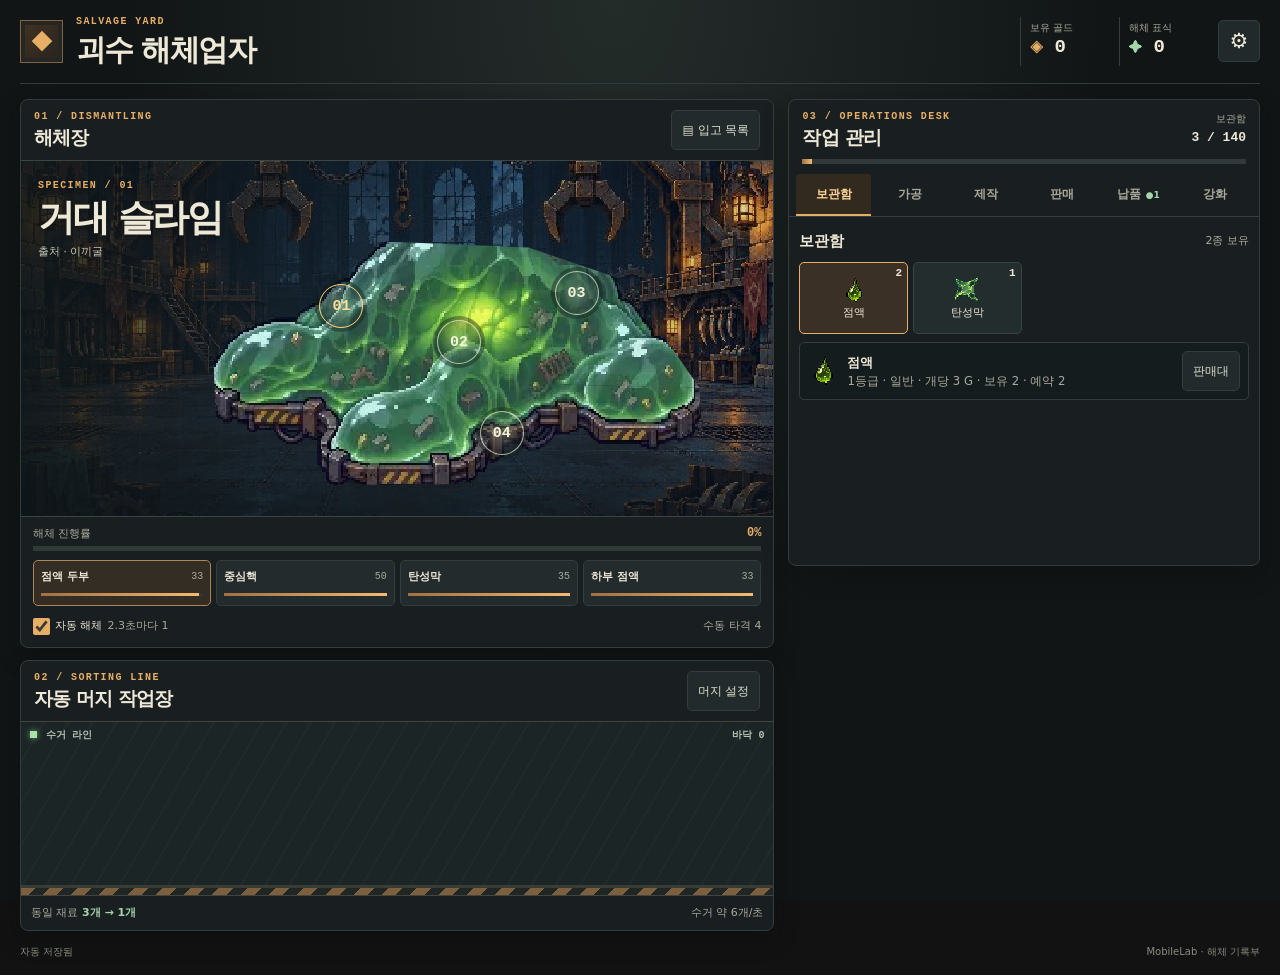
<file: index.template.html>
<!doctype html>
<html lang="ko">
<head>
  <meta charset="utf-8">
  <meta name="viewport" content="width=device-width, initial-scale=1">
  <meta name="theme-color" content="#121719">
  <title>괴수 해체업자</title>
  <link rel="stylesheet" href="styles.css">
  <script defer src="data.js"></script>
  <script defer src="game.js"></script>
  <script defer src="effects.js"></script>
  <script defer src="app.js"></script>
</head>
<body>
  <header class="masthead">
    <div class="brand">
      <div class="brand-mark" aria-hidden="true">◆</div>
      <div><p class="eyebrow">SALVAGE YARD</p><h1>괴수 해체업자</h1></div>
    </div>
    <div class="header-tools">
      <div class="wallet"><span>보유 골드</span><strong><b aria-hidden="true">◈</b> <output id="gold">0</output></strong></div>
      <div class="wallet permit"><span>해체 표식</span><strong><b aria-hidden="true">✦</b> <output id="seals">0</output></strong></div>
      <button type="button" id="settings-button" class="icon-button" aria-label="설정" title="설정">⚙</button>
    </div>
  </header>

  <main class="workspace">
    <div class="floor">
      <section class="panel operation" aria-labelledby="salvage-heading">
        <div class="panel-heading">
          <div><p class="eyebrow">01 / DISMANTLING</p><h2 id="salvage-heading">해체장</h2></div>
          <button id="registry-button" type="button" class="secondary"><span aria-hidden="true">▤</span> 입고 목록</button>
        </div>
        <div id="scene" class="scene">
          <div class="scene-grid" aria-hidden="true"></div>
          <div class="scene-heading"><p id="specimen" class="eyebrow"></p><h3 id="beast-name"></h3><span id="beast-zone"></span></div>
          <div id="sprite-frame" class="sprite-frame"></div>
          <div id="done-overlay" class="done-overlay" hidden>
            <strong>해체 완료</strong>
            <button type="button" class="primary" id="intake-button">같은 사체 입고</button>
          </div>
        </div>
        <div class="operation-controls">
          <div class="progress-label"><span>해체 진행률</span><strong id="salvage-percent">0%</strong></div>
          <progress id="salvage-progress" max="100" value="0" aria-label="해체 진행률"></progress>
          <div id="parts-bar" class="parts-bar" aria-label="해체 부위"></div>
          <div class="auto-bar">
            <label><input type="checkbox" id="auto-cut" checked> 자동 해체 <span id="auto-details"></span></label>
            <span id="hit-power"></span>
          </div>
        </div>
      </section>

      <section class="panel sorting" aria-labelledby="sorting-heading">
        <div class="panel-heading">
          <div><p class="eyebrow">02 / SORTING LINE</p><h2 id="sorting-heading">자동 머지 작업장</h2></div>
          <button type="button" class="secondary" id="rules-button" title="계열별 자동 머지 설정">머지 설정</button>
        </div>
        <div class="conveyor">
          <div class="conveyor-readout">
            <span><i class="lamp" aria-hidden="true"></i> 수거 라인</span>
            <span id="floor-count">바닥 0</span>
          </div>
          <canvas id="workshop" width="720" height="160" aria-hidden="true"></canvas>
          <div id="merge-message" class="merge-message" aria-hidden="true"></div>
        </div>
        <div class="sorting-status">
          <span>동일 재료 <strong>3개 → 1개</strong></span>
          <span id="collect-rate">수거 약 6개/초</span>
          <button type="button" id="sort-button" class="secondary" hidden>일괄 수거</button>
        </div>
      </section>
    </div>

    <section class="panel desk" aria-labelledby="desk-heading">
      <div class="panel-heading">
        <div><p class="eyebrow">03 / OPERATIONS DESK</p><h2 id="desk-heading">작업 관리</h2></div>
        <div class="bin-indicator"><span>보관함</span><strong id="stock-space">0 / 140</strong></div>
      </div>
      <progress id="stock-progress" max="140" value="0" aria-label="보관함 용량"></progress>
      <nav class="tabs" id="tabs" aria-label="작업 관리 메뉴">
        <button type="button" data-tab="inventory" aria-current="true">보관함</button>
        <button type="button" data-tab="process">가공</button>
        <button type="button" data-tab="craft">제작</button>
        <button type="button" data-tab="sell">판매</button>
        <button type="button" data-tab="quests">납품 <span id="quest-badge" hidden></span></button>
        <button type="button" data-tab="upgrades">강화</button>
      </nav>
      <div class="desk-content" id="desk-content"></div>
    </section>
  </main>

  <footer class="site-footer"><span id="save-status" role="status">자동 저장 준비</span><span>MobileLab · 해체 기록부</span></footer>
  <div id="toast" class="toast" role="status" aria-live="polite" hidden></div>

  <dialog id="registry-dialog">
    <div class="dialog-header"><div><p class="eyebrow">SPECIMEN REGISTRY</p><h2>괴수 입고 목록</h2></div><button type="button" class="icon-button" data-close aria-label="닫기">×</button></div>
    <div class="dialog-body" id="registry-list"></div>
  </dialog>
  <dialog id="rules-dialog">
    <div class="dialog-header"><div><p class="eyebrow">SORTING PROTOCOL</p><h2>자동 머지 설정</h2></div><button type="button" class="icon-button" data-close aria-label="닫기">×</button></div>
    <div class="dialog-body">
      <p class="muted">보존 수량은 각 계열의 1등급 재료에 적용됩니다. 상한 등급에서 머지가 멈춥니다.</p>
      <div id="rule-list"></div>
    </div>
  </dialog>
  <dialog id="settings-dialog">
    <div class="dialog-header"><div><p class="eyebrow">WORKSHOP SETTINGS</p><h2>설정</h2></div><button type="button" class="icon-button" data-close aria-label="닫기">×</button></div>
    <div class="dialog-body settings">
      <label><input id="sound-toggle" type="checkbox"> 효과음</label>
      <label><input id="motion-toggle" type="checkbox"> 애니메이션 줄이기</label>
      <label><input id="protect-toggle" type="checkbox"> 의뢰용 재료를 판매와 머지에서 보호</label>
      <button type="button" class="danger" id="reset-button">새 게임 시작</button>
    </div>
  </dialog>
  <noscript>괴수 해체업자를 플레이하려면 브라우저에서 JavaScript를 켜 주세요.</noscript>
</body>
</html>
</file>
<file: styles.css>
:root {
  color-scheme: dark;
  --paper: #eee8d7;
  --muted: #aaa99a;
  --faint: #878c82;
  --bg: #111516;
  --panel: #191f21;
  --panel-dark: #14191b;
  --line: #343d3d;
  --amber: #e7af66;
  --amber-dark: #32291f;
  --mint: #a5d5ac;
  --display: "Malgun Gothic", "Apple SD Gothic Neo", system-ui, sans-serif;
  --mono: ui-monospace, "Cascadia Mono", monospace;
}

* { box-sizing: border-box; }
[hidden] { display: none !important; }
body {
  margin: 0;
  min-width: 300px;
  min-height: 100vh;
  color: var(--paper);
  font: 14px/1.5 var(--display);
  background: radial-gradient(ellipse at 48% 0, #242c2a 0, var(--bg) 52%) fixed;
}
button, input, select { font: inherit; }
button, input[type=checkbox], select { touch-action: manipulation; }
button {
  min-height: 42px;
  border: 1px solid var(--line);
  border-radius: 5px;
  padding: 6px 11px;
  color: var(--paper);
  background: #252d2e;
  cursor: pointer;
}
button:hover:not(:disabled) { border-color: var(--amber); }
button:active:not(:disabled) { filter: brightness(1.2); }
button:disabled { opacity: .45; cursor: default; }
button:focus-visible, input:focus-visible, select:focus-visible { outline: 2px solid #ffd795; outline-offset: 2px; }
input[type=checkbox] { width: 17px; height: 17px; margin: 0; accent-color: var(--amber); vertical-align: middle; }
h1, h2, h3, h4, p { margin: 0; }
h1, h2, h3, h4 { font-weight: 750; }
strong { color: var(--paper); }
small, .muted { color: var(--muted); }
.eyebrow { font: 700 10px/1.35 var(--mono); letter-spacing: .14em; color: var(--amber); }
.primary { border-color: #ce9654; background: #e6ae66; color: #211a12; font-weight: 800; }
.primary:hover:not(:disabled) { background: #ffd08a; }
.secondary { min-height: 40px; padding-inline: 10px; background: #222a2b; font-size: 12px; color: #dfdfcf; white-space: nowrap; }
.danger { border-color: #8f514b; color: #ffc1b8; justify-self: start; }
.icon-button { min-width: 42px; padding: 0; font-size: 21px; background: #22292a; }

.masthead, .workspace, .site-footer { width: min(100% - 40px, 1260px); margin-inline: auto; }
.masthead { display: flex; justify-content: space-between; align-items: center; gap: 12px; min-height: 84px; border-bottom: 1px solid var(--line); }
.brand, .header-tools { display: flex; align-items: center; gap: 13px; }
.brand-mark {
  display: grid; place-items: center; width: 43px; height: 43px; border: 1px solid #806347;
  background: linear-gradient(135deg, #443323, #25231e); color: var(--amber);
  font: 22px var(--mono); box-shadow: inset 0 0 0 4px #252622; flex-shrink: 0;
}
.brand h1 { font-size: clamp(19px, 4.5vw, 30px); letter-spacing: -.055em; line-height: 1.2; white-space: nowrap; }
.brand .eyebrow { margin-bottom: 4px; }
.wallet { min-width: 86px; padding: 4px 9px; border-left: 1px solid var(--line); }
.wallet span, .bin-indicator span { display: block; color: var(--muted); font-size: 10px; line-height: 1.35; }
.wallet strong { font: 700 19px/1.45 var(--mono); white-space: nowrap; }
.wallet b { color: var(--amber); font-size: 13px; }
.wallet.permit b { color: var(--mint); }
.workspace { display: grid; grid-template-columns: minmax(0, 1.6fr) minmax(320px, 1fr); gap: 14px; margin-top: 15px; align-items: start; }
.floor { display: grid; gap: 12px; min-width: 0; }
.panel { min-width: 0; background: var(--panel); border: 1px solid var(--line); border-radius: 8px; box-shadow: 0 8px 24px #080c0c55; }
.panel-heading { display: flex; justify-content: space-between; align-items: center; gap: 10px; min-height: 59px; padding: 10px 13px; }
.panel-heading h2 { font-size: 19px; letter-spacing: -.045em; line-height: 1.25; margin-top: 2px; }
.scene {
  position: relative; overflow: hidden; isolation: isolate; min-height: 250px; aspect-ratio: 2.11;
  border-block: 1px solid #3b4542;
  background: linear-gradient(90deg, #101719e8, #121c2070 40%, #10191c25), var(--hangar-art, none) center 60% / cover, #202c30;
  image-rendering: pixelated;
}
.scene-grid {
  position: absolute; inset: 0; pointer-events: none;
  background: linear-gradient(transparent 72%, #0d1419a6), repeating-linear-gradient(90deg, transparent 0 39px, #aac0a506 39px 40px);
}
.scene-heading { position: absolute; top: 18px; left: 17px; z-index: 2; max-width: 52%; pointer-events: none; text-shadow: 0 2px 4px #101417; }
.scene-heading h3 { margin: 4px 0 1px; font-size: clamp(22px, 4.2vw, 37px); line-height: 1.15; letter-spacing: -.065em; }
.scene-heading span { color: #c9cbbb; font-size: 11px; }
.sprite-frame { position: absolute; inset: 6% 7% 2% 22%; }
.sprite-layer {
  position: absolute; inset: 0; width: 100%; height: 100%; object-fit: fill;
  transition: filter .18s, opacity .24s; pointer-events: none; image-rendering: pixelated;
}
.sprite-layer.hurt { filter: saturate(.65) brightness(.80); }
.sprite-layer.critical { filter: saturate(.38) brightness(.63) contrast(1.12); opacity: .88; }
.sprite-layer.flash { animation: impact-sprite .21s ease-out; }
.sprite-layer.gone { opacity: 0; }
@keyframes impact-sprite { 25% { filter: brightness(2.5) saturate(.42); transform: translate(4px, 1px); } 60% { transform: translate(-3px, 0); } }
.hotspot {
  position: absolute; transform: translate(-50%, -50%); min-width: 44px; min-height: 44px;
  padding: 0; border: 1px solid #e3eed1b3; border-radius: 50%;
  background: radial-gradient(circle, #d4e8b94d, #1b27284f 62%); color: #f3f3d9;
  font: 700 15px var(--mono); box-shadow: 0 0 0 4px #0f1b1a68; z-index: 1;
}
.hotspot[aria-pressed=true] { border-color: #ffcf78; color: #ffdf99; }
.hotspot:disabled { display: none; }
.done-overlay { position: absolute; z-index: 3; inset: 25% 17%; display: grid; place-content: center; justify-items: center; gap: 12px; background: #151d1de8; border: 1px solid #ad8955; border-radius: 6px; text-align: center; }
.done-overlay strong { font-size: 21px; color: #ffd593; }
.operation-controls { padding: 9px 12px 0; }
.progress-label { display: flex; justify-content: space-between; color: var(--muted); font-size: 11px; }
.progress-label strong { font: 700 12px var(--mono); color: var(--amber); }
progress { display: block; appearance: none; width: 100%; height: 5px; border: 0; background: #323a39; color: var(--amber); }
progress::-webkit-progress-bar { background: #323a39; }
progress::-webkit-progress-value { background: linear-gradient(90deg, #a07045, #f4ba71); }
progress::-moz-progress-bar { background: #e7af66; }
#salvage-progress { margin: 4px 0 9px; }
.parts-bar { display: grid; grid-template-columns: repeat(4, minmax(0, 1fr)); gap: 5px; }
.part-control {
  display: grid; grid-template-columns: 1fr auto; column-gap: 4px; align-items: center;
  min-height: 46px; text-align: left; padding: 4px 7px; background: #242b2c;
}
.part-control[aria-pressed=true] { border-color: #ac8656; background: #342d24; }
.part-control b { font-size: 11px; line-height: 1.2; overflow-wrap: anywhere; }
.part-control span { color: var(--muted); font: 10px var(--mono); }
.part-control progress { grid-column: 1/-1; height: 3px; }
.auto-bar { min-height: 41px; display: flex; align-items: center; justify-content: space-between; gap: 6px; color: var(--muted); font-size: 11px; }
.auto-bar label { display: flex; align-items: center; gap: 5px; min-height: 40px; color: var(--paper); }
.auto-bar label span { color: var(--muted); }
.conveyor { position: relative; overflow: hidden; border-block: 1px solid #41453e; background:
  linear-gradient(0deg, #161b1c 0 4%, #383c35 4% 6%, transparent 6%),
  repeating-linear-gradient(120deg, #1c2526 0 19px, #202a2b 19px 21px); }
.conveyor::after {
  content: ""; position: absolute; bottom: 0; left: 0; width: 100%; height: 7px; pointer-events: none;
  background: repeating-linear-gradient(135deg, #9d7549 0 10px, #242a28 10px 20px); opacity: .76;
}
.conveyor-readout { position: absolute; display: flex; justify-content: space-between; gap: 10px; inset: 6px 9px auto; color: #b6c0b0; pointer-events: none; font: 700 10px var(--mono); }
.lamp { display: inline-block; margin-right: 3px; width: 7px; height: 7px; background: #a5e5a1; box-shadow: 0 0 6px #a5e5a1a0; }
#workshop { display: block; width: 100%; height: clamp(113px, 15vw, 173px); image-rendering: pixelated; }
.merge-message { position: absolute; pointer-events: none; right: 9px; bottom: 13px; color: #fff0b9; background: #101a1acc; padding-inline: 5px; font-size: 11px; }
.sorting-status { padding: 4px 10px; min-height: 34px; display: flex; align-items: center; justify-content: space-between; gap: 4px; flex-wrap: wrap; color: var(--muted); font-size: 11px; }
.sorting-status strong { color: var(--mint); }
.sorting-status button { min-height: 30px; }

.desk { padding-bottom: 8px; }
.desk > progress { width: calc(100% - 26px); margin: 0 13px 10px; }
.bin-indicator { text-align: right; }
.bin-indicator strong { font: 700 13px var(--mono); }
.tabs { display: grid; grid-template-columns: repeat(6, minmax(0, 1fr)); gap: 2px; padding: 0 7px; border-bottom: 1px solid var(--line); }
.tabs button { min-width: 0; padding-inline: 1px; border: 0; border-bottom: 2px solid transparent; border-radius: 3px 3px 0 0; background: transparent; font-weight: 650; font-size: 12px; color: var(--muted); }
.tabs button[aria-current=true] { color: #ffd596; border-color: var(--amber); background: var(--amber-dark); }
#quest-badge { color: var(--mint); font-size: 9px; }
.desk-content { padding: 10px 10px 2px; max-height: 690px; min-height: 340px; overflow: auto; scrollbar-color: #6d6d57 #212829; }
.desk-head { display: flex; justify-content: space-between; align-items: center; gap: 6px; margin: 3px 0 9px; }
.desk-head h3 { font-size: 15px; }
.desk-head small { text-align: right; font-size: 11px; }
.empty { display: grid; place-content: center; gap: 8px; min-height: 136px; border: 1px dashed #3c4844; border-radius: 5px; text-align: center; padding: 13px; color: var(--muted); font-size: 12px; }
.empty strong { font-size: 14px; }
.empty-glyph { color: #968363; font: 24px var(--mono); }
.item-grid { display: grid; grid-template-columns: repeat(auto-fill, minmax(93px, 1fr)); gap: 5px; }
.item-tile { position: relative; display: grid; justify-items: center; align-content: center; gap: 3px; min-width: 0; min-height: 72px; text-align: center; background: #242d2e; padding: 6px 3px; border-color: #394442; }
.item-tile[aria-pressed=true] { background: #3b3025; border-color: var(--amber); }
.item-tile span:not(.item-icon) { line-height: 1.2; font-size: 11px; overflow-wrap: anywhere; }
.item-tile .item-count { position: absolute; top: 4px; right: 5px; color: var(--paper); font: 700 11px var(--mono); }
.item-icon { display: inline-block; flex: 0 0 auto; width: 26px; height: 26px; vertical-align: middle; image-rendering: pixelated; }
.item-icon img { display: block; width: 100%; height: 100%; image-rendering: pixelated; }
.item-inspect { display: flex; align-items: center; gap: 8px; padding: 8px; margin-top: 8px; border: 1px solid var(--line); border-radius: 5px; background: #151c1d; }
.item-inspect > div { flex: 1; min-width: 0; }
.item-inspect small { display: block; }
.item-inspect .item-icon { width: 31px; height: 31px; }
.item-inspect b { font-size: 13px; }
.sell-buttons { display: flex; gap: 4px; margin-top: 6px; }
.sell-buttons button { flex: 1; min-width: 0; font-size: 11px; }
.sell-buttons strong { display: block; color: var(--amber); font: 700 12px var(--mono); }
.sale-note { margin: 6px 0 8px; }
.station-strip { display: grid; grid-template-columns: repeat(4, minmax(0, 1fr)); gap: 4px; margin-bottom: 8px; }
.station-strip button { display: grid; justify-items: center; align-content: center; gap: 2px; padding: 3px 1px; font-size: 10px; min-height: 56px; line-height: 1.3; }
.station-strip button[aria-pressed=true] { border-color: var(--amber); color: #ffd596; background: #382c21; }
.station-sprite { display: inline-grid; place-items: center; width: 34px; height: 27px; flex: 0 0 auto; color: var(--amber); font-size: 20px; overflow: hidden; }
.station-sprite img { width: 100%; height: 100%; object-fit: contain; image-rendering: pixelated; }
.job-list { display: grid; gap: 5px; margin-bottom: 9px; }
.job { display: grid; grid-template-columns: auto 1fr auto; gap: 3px 6px; align-items: center; border: 1px solid #405649; padding: 4px 6px; color: var(--mint); font-size: 11px; background: #222f2b; }
.job progress { grid-column: 2/-1; height: 3px; }
.job .station-sprite { grid-row: 1/3; animation: station-hum .55s steps(2,end) infinite; }
@keyframes station-hum { 50% { filter: brightness(1.4); transform: translateY(-1px); } }
.cards { display: grid; gap: 6px; }
.card { padding: 8px; background: #21292a; border: 1px solid #3b4543; border-radius: 5px; }
.card.locked { background: #1c2223; }
.card-top { display: flex; align-items: center; justify-content: space-between; gap: 7px; }
.card-title { min-width: 0; display: flex; align-items: center; gap: 5px; }
.card-title h4 { font-size: 13px; overflow-wrap: anywhere; }
.card-title small { display: block; font-size: 10px; }
.card-action { flex-shrink: 0; min-height: 40px; font-size: 11px; }
.recipe-inputs { display: flex; gap: 4px; flex-wrap: wrap; margin-top: 6px; }
.chip { display: flex; align-items: center; gap: 3px; padding: 2px 4px; font-size: 10px; background: #171e1f; border-radius: 3px; color: #b7b6a6; }
.chip .item-icon { width: 16px; height: 16px; }
.chip.ready { color: #bae3b7; }
.quest-card { border-left: 2px solid #a78156; }
.quest-card .quest-reward { color: var(--amber); font: 700 12px var(--mono); white-space: nowrap; }
.quest-lines { display: grid; gap: 3px; margin: 6px 0; }
.quest-line { display: grid; grid-template-columns: auto minmax(0,1fr) auto auto; align-items: center; gap: 4px; font-size: 11px; border-bottom: 1px solid #343e3c; }
.quest-line .item-icon { width: 20px; height: 20px; }
.quest-line .ratio { white-space: nowrap; color: #c3d9c1; font: 700 11px var(--mono); }
.quest-line button { font-size: 10px; min-height: 35px; padding-inline: 5px; }
.quest-foot { display: flex; justify-content: space-between; align-items: center; gap: 5px; }
.quest-foot small { font-size: 10px; }
.upgrade-action { display: flex; gap: 4px; }
.upgrade-action button { min-width: 42px; }
.station-upgrade-head { margin-top: 13px; }
.site-footer { display: flex; justify-content: space-between; gap: 6px; color: var(--faint); font-size: 10px; margin-block: 13px 16px; }
.toast {
  z-index: 6; position: fixed; left: 50%; bottom: max(13px, env(safe-area-inset-bottom)); transform: translateX(-50%);
  max-width: calc(100% - 24px); width: max-content; padding: 8px 13px; text-align: center; pointer-events: none;
  border: 1px solid #bc965f; border-radius: 5px; background: #282b23f2; color: #ffdda2; box-shadow: 0 4px 15px #0008;
}
.toast.rise { animation: toast-in .24s ease-out; }
@keyframes toast-in { from { opacity: 0; bottom: 4px; } }

dialog { width: min(530px, calc(100% - 24px)); max-height: min(680px, 88vh); max-height: min(680px, 88dvh); margin: auto; padding: 0; border: 1px solid #747361; border-radius: 7px; background: #1b2324; color: var(--paper); box-shadow: 0 15px 45px #000a; }
dialog::backdrop { background: #0c1010ba; }
.dialog-header { position: sticky; top: 0; z-index: 1; display: flex; align-items: center; justify-content: space-between; gap: 8px; padding: 10px 12px; background: #232b2b; border-bottom: 1px solid #4f5550; }
.dialog-header h2 { font-size: 19px; }
.dialog-body { padding: 10px 12px; }
.dialog-body > .muted { font-size: 12px; margin-bottom: 8px; }
.settings { display: grid; gap: 8px; }
.settings label { display: flex; min-height: 42px; align-items: center; gap: 8px; padding: 3px 6px; border-bottom: 1px solid var(--line); }
.rule-row { display: grid; grid-template-columns: minmax(0, 1fr) auto auto; gap: 5px; align-items: center; padding: 5px 0; border-top: 1px solid var(--line); }
.rule-row label { display: flex; align-items: center; min-height: 42px; gap: 4px; font-size: 11px; }
.rule-row label:first-child { overflow-wrap: anywhere; font-size: 12px; }
.rule-row select, .rule-row input[type=number] { color: var(--paper); min-height: 38px; width: 49px; padding-inline: 2px; border: 1px solid #53605a; border-radius: 4px; background: #252f30; }
.registry-card { display: grid; grid-template-columns: 66px 1fr auto; align-items: center; gap: 6px; }
.registry-card > img { width: 66px; height: 45px; object-fit: contain; image-rendering: pixelated; }
.registry-card h3 { font-size: 14px; }
.registry-card p { color: var(--muted); font-size: 10px; }
.registry-card:not(:first-child) { margin-top: 6px; }
.registry-card small { display: block; font-size: 10px; }
.registry-card .met { color: var(--mint); }
.registry-card .secondary { white-space: normal; }

body.reduce-motion *, body.reduce-motion *::after { animation-duration: .01ms !important; transition-duration: .01ms !important; }
@media (prefers-reduced-motion: reduce) {
  *, *::after { animation-duration: .01ms !important; transition-duration: .01ms !important; }
}
@media (max-width: 830px) {
  .masthead, .workspace, .site-footer { width: min(100% - 20px, 650px); }
  .workspace { grid-template-columns: 1fr; gap: 10px; margin-top: 9px; }
  .floor { gap: 8px; }
  .masthead { min-height: 60px; }
  .desk-content { max-height: none; min-height: 170px; }
  .scene { min-height: 180px; }
}
@media (max-width: 490px) {
  .masthead, .workspace, .site-footer { width: calc(100% - 14px); }
  .brand, .header-tools { gap: 5px; }
  .brand-mark { width: 32px; height: 32px; font-size: 16px; }
  .brand .eyebrow { font-size: 8px; margin-bottom: 1px; }
  .wallet { min-width: 46px; padding-inline: 3px; }
  .wallet strong { font-size: 13px; }
  .wallet b { font-size: 9px; }
  .wallet span { font-size: 8px; }
  .masthead .icon-button { min-width: 37px; min-height: 41px; font-size: 18px; }
  .panel-heading { min-height: 50px; padding: 5px 9px; }
  .panel-heading h2 { font-size: 16px; }
  .eyebrow { font-size: 9px; }
  .scene-heading { top: 11px; left: 10px; }
  .scene-heading h3 { font-size: 20px; }
  .sprite-frame { inset: 12% 4% 2% 12%; }
  .operation-controls { padding-inline: 6px; }
  .part-control { padding-inline: 3px; }
  .part-control b { font-size: 10px; }
  .part-control span { font-size: 9px; }
  .auto-bar, .sorting-status { font-size: 10px; }
  .desk-content { padding-inline: 7px; }
}

.item-icon { background: var(--item-art, none) 0 0 / 1000% var(--atlas-height, 1200%) no-repeat; }
.station-sprite { background: var(--station-art, none) 0 0 / 200% 200% no-repeat; }
</file>
